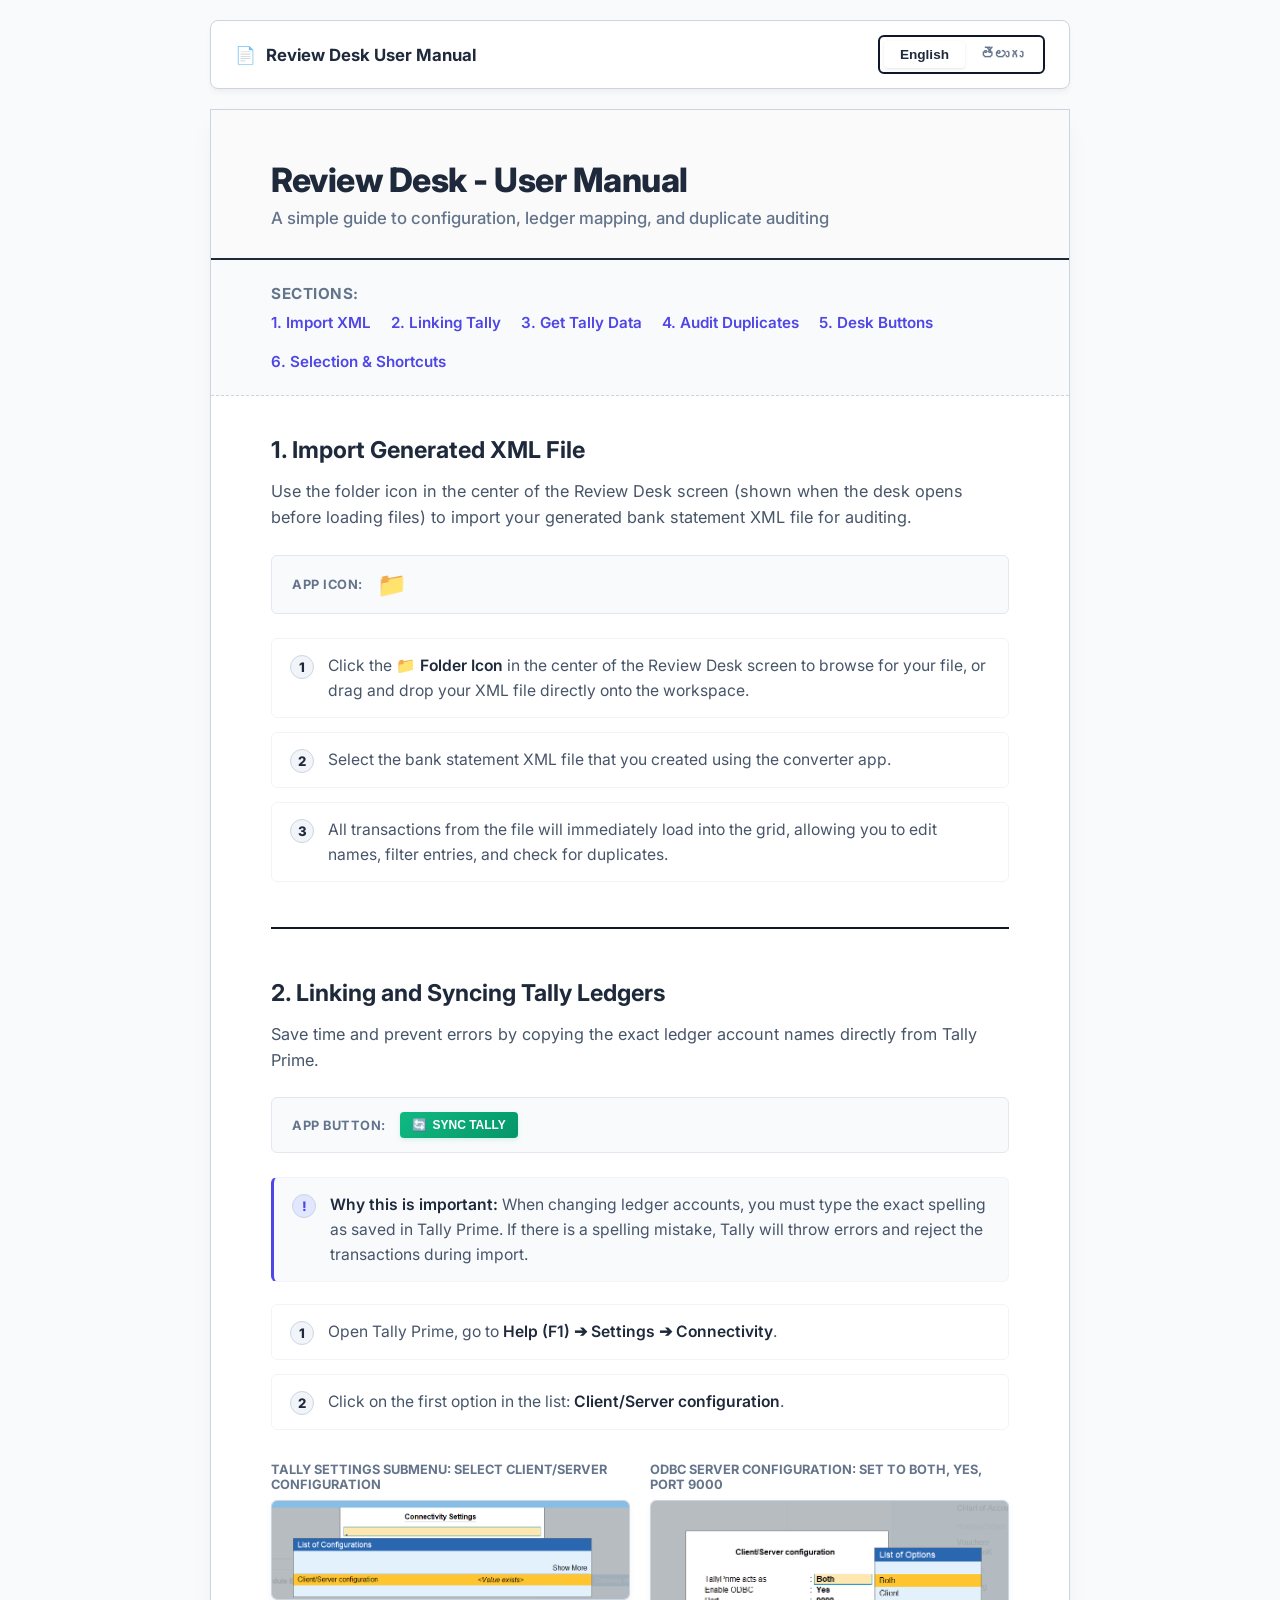
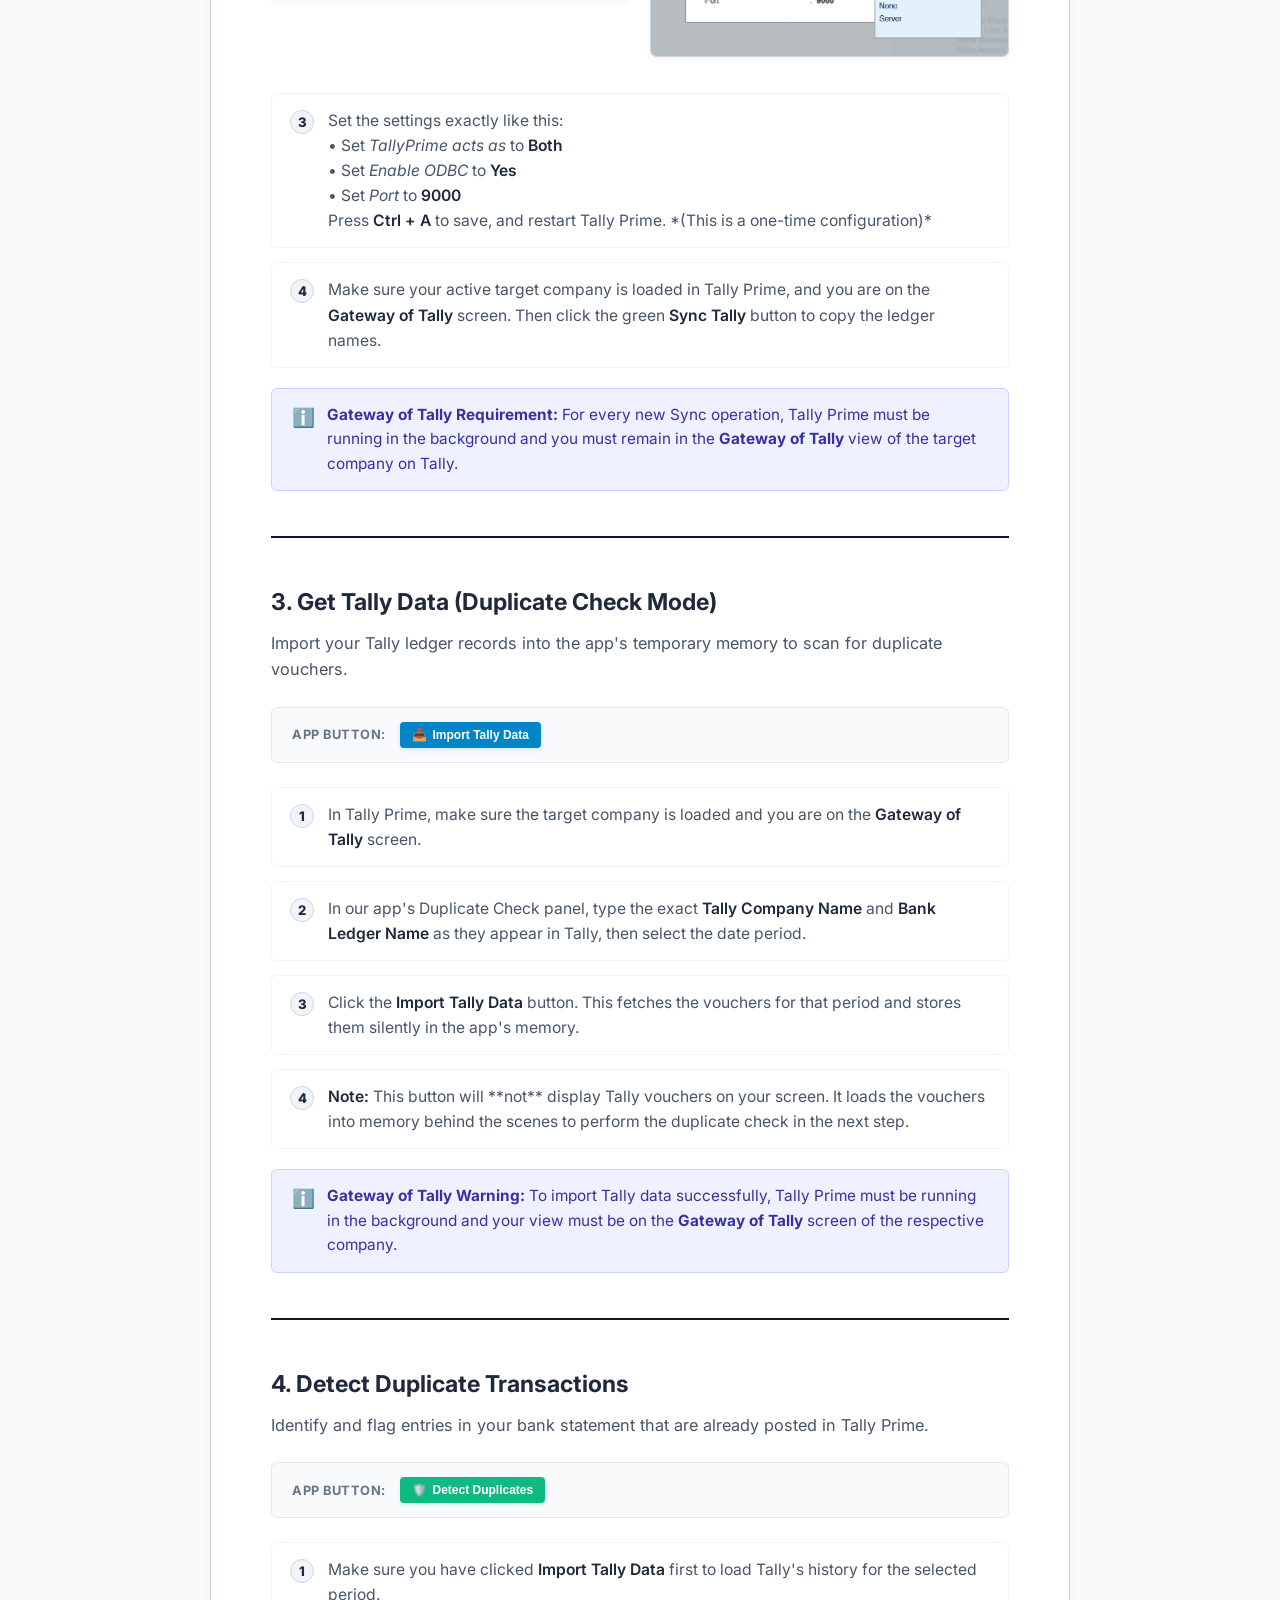
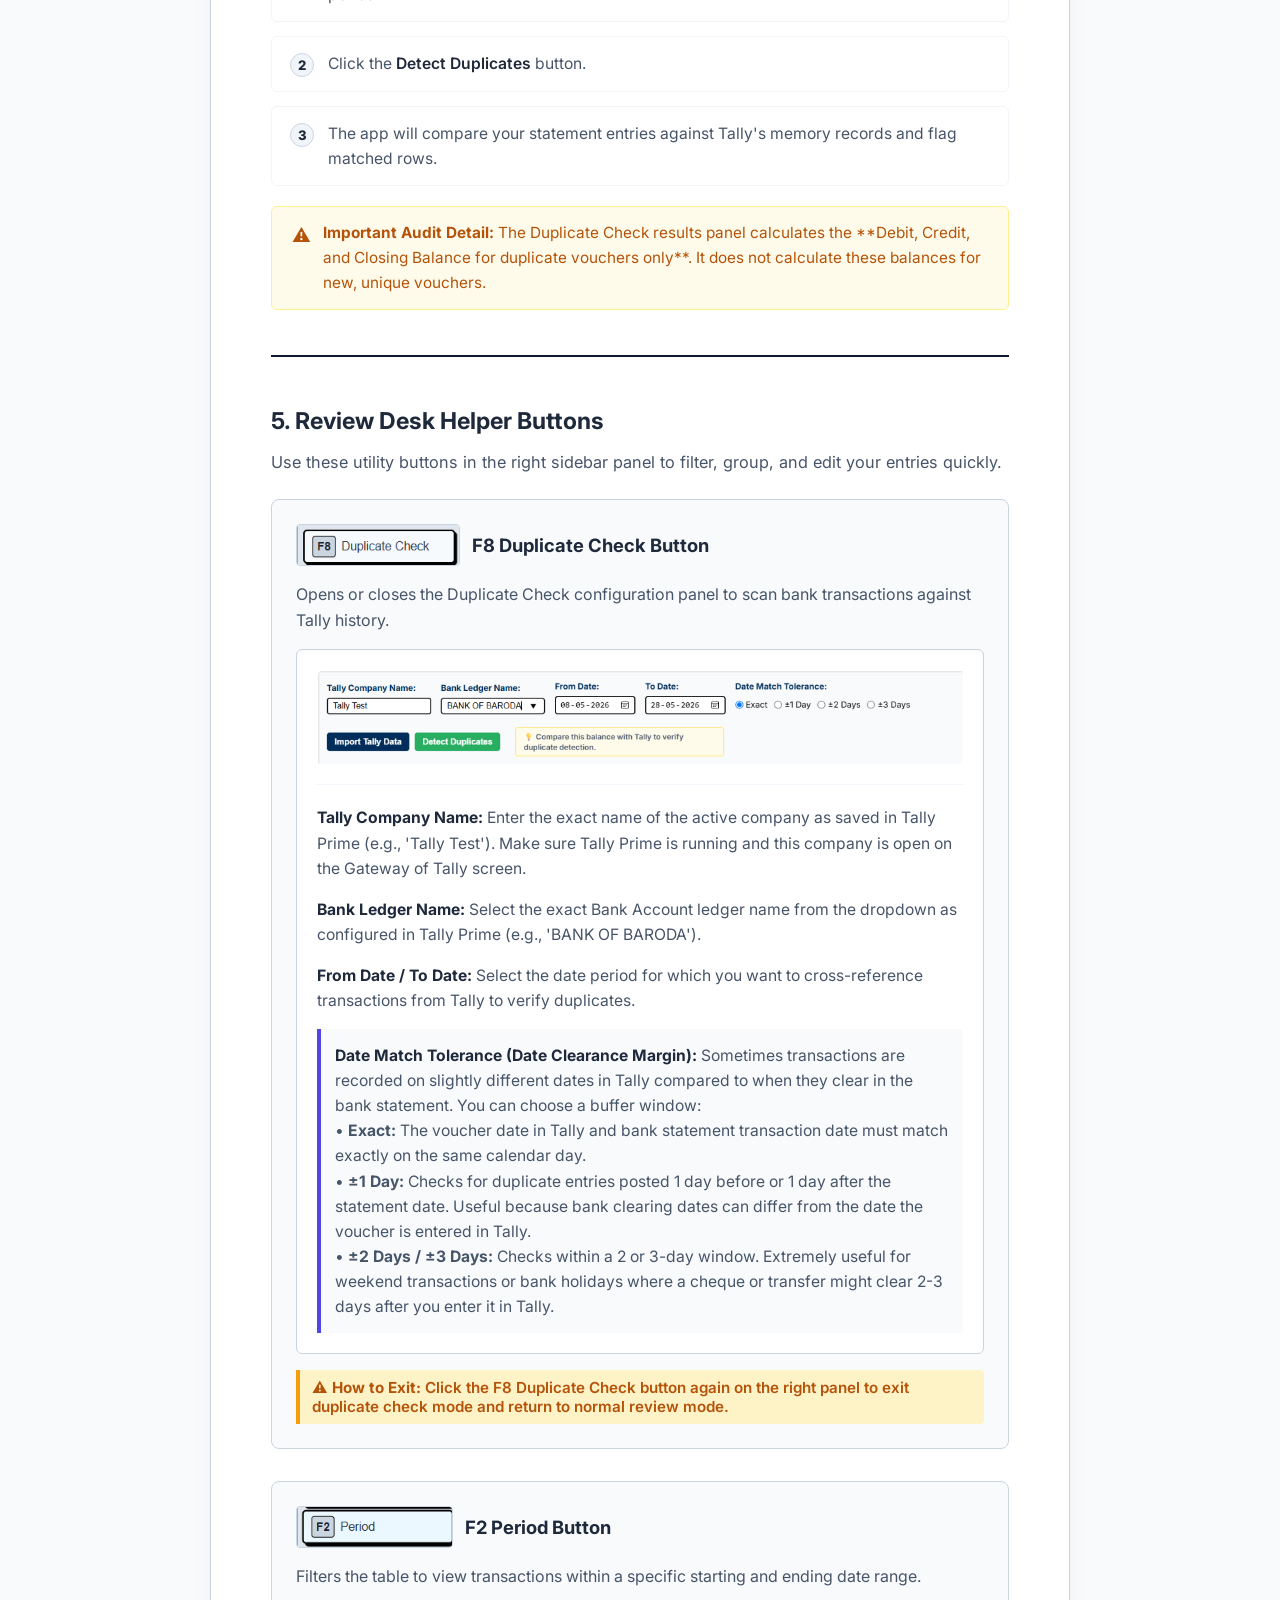
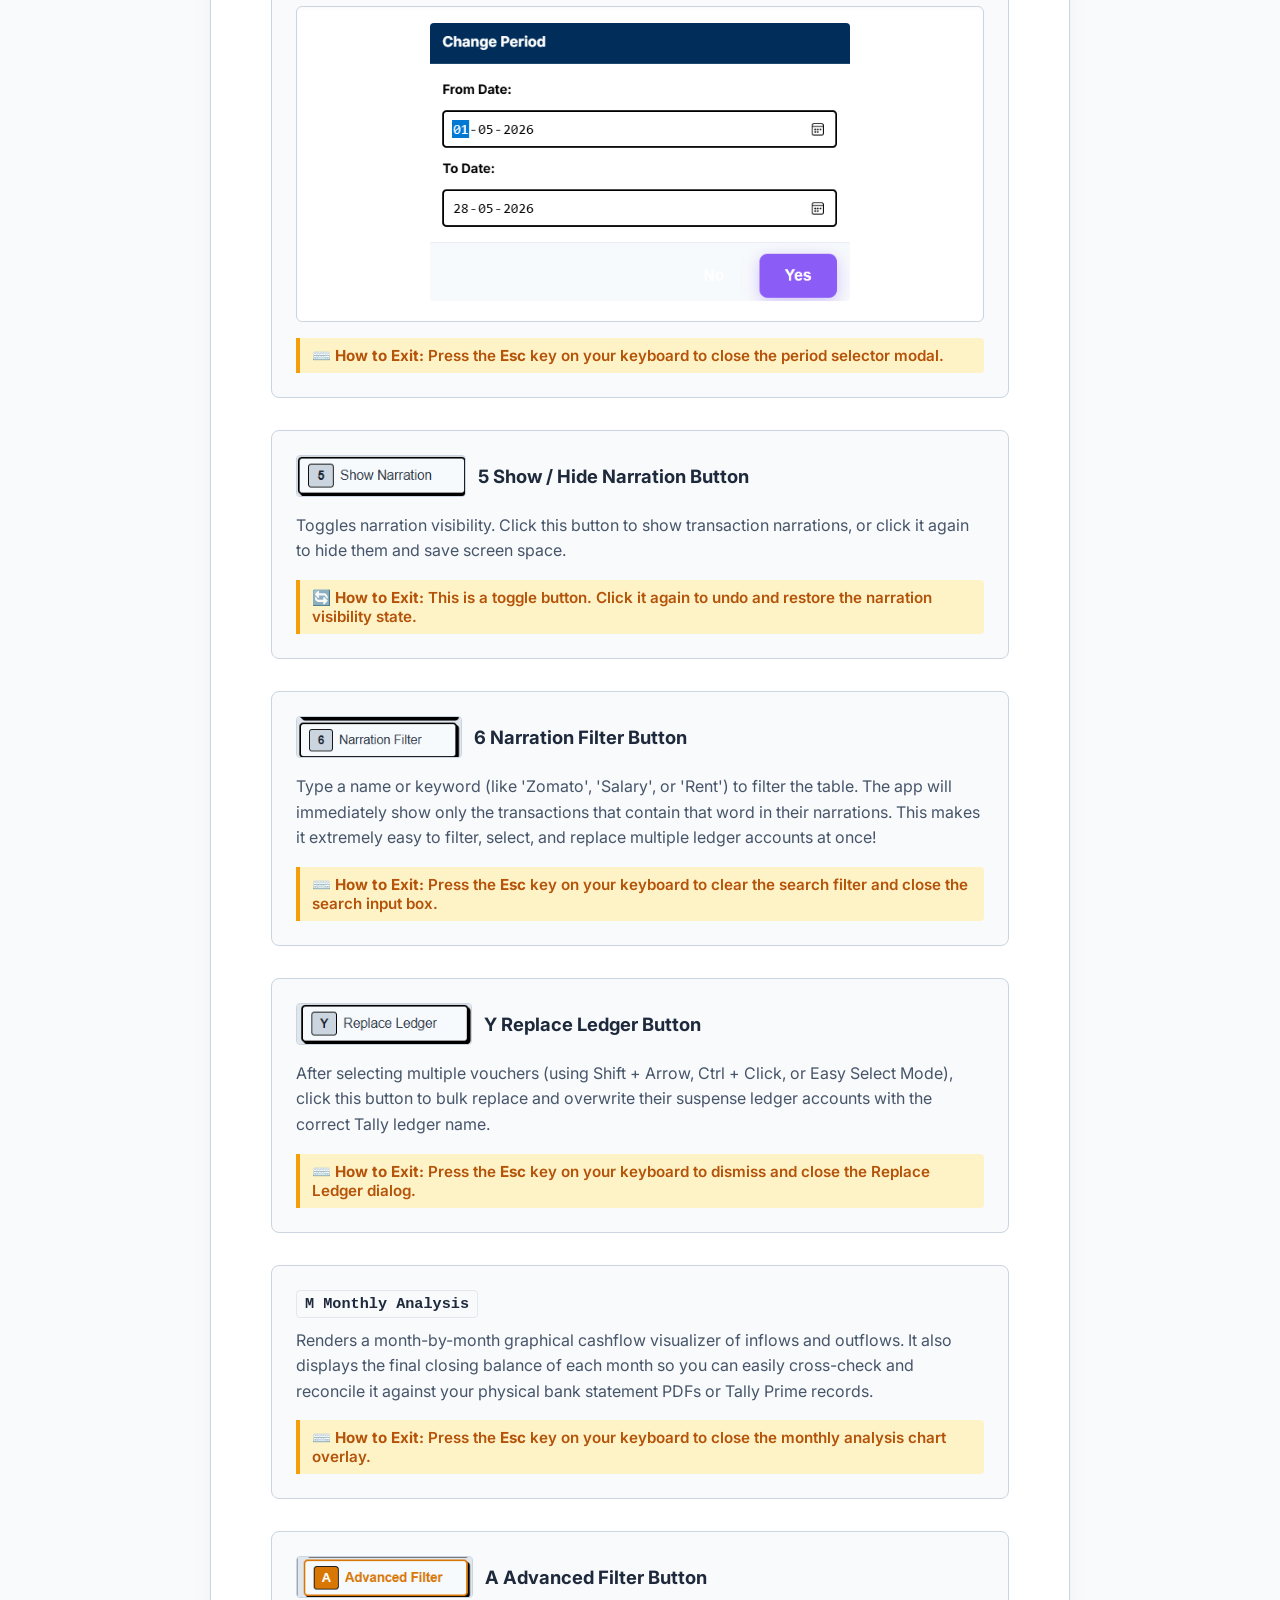
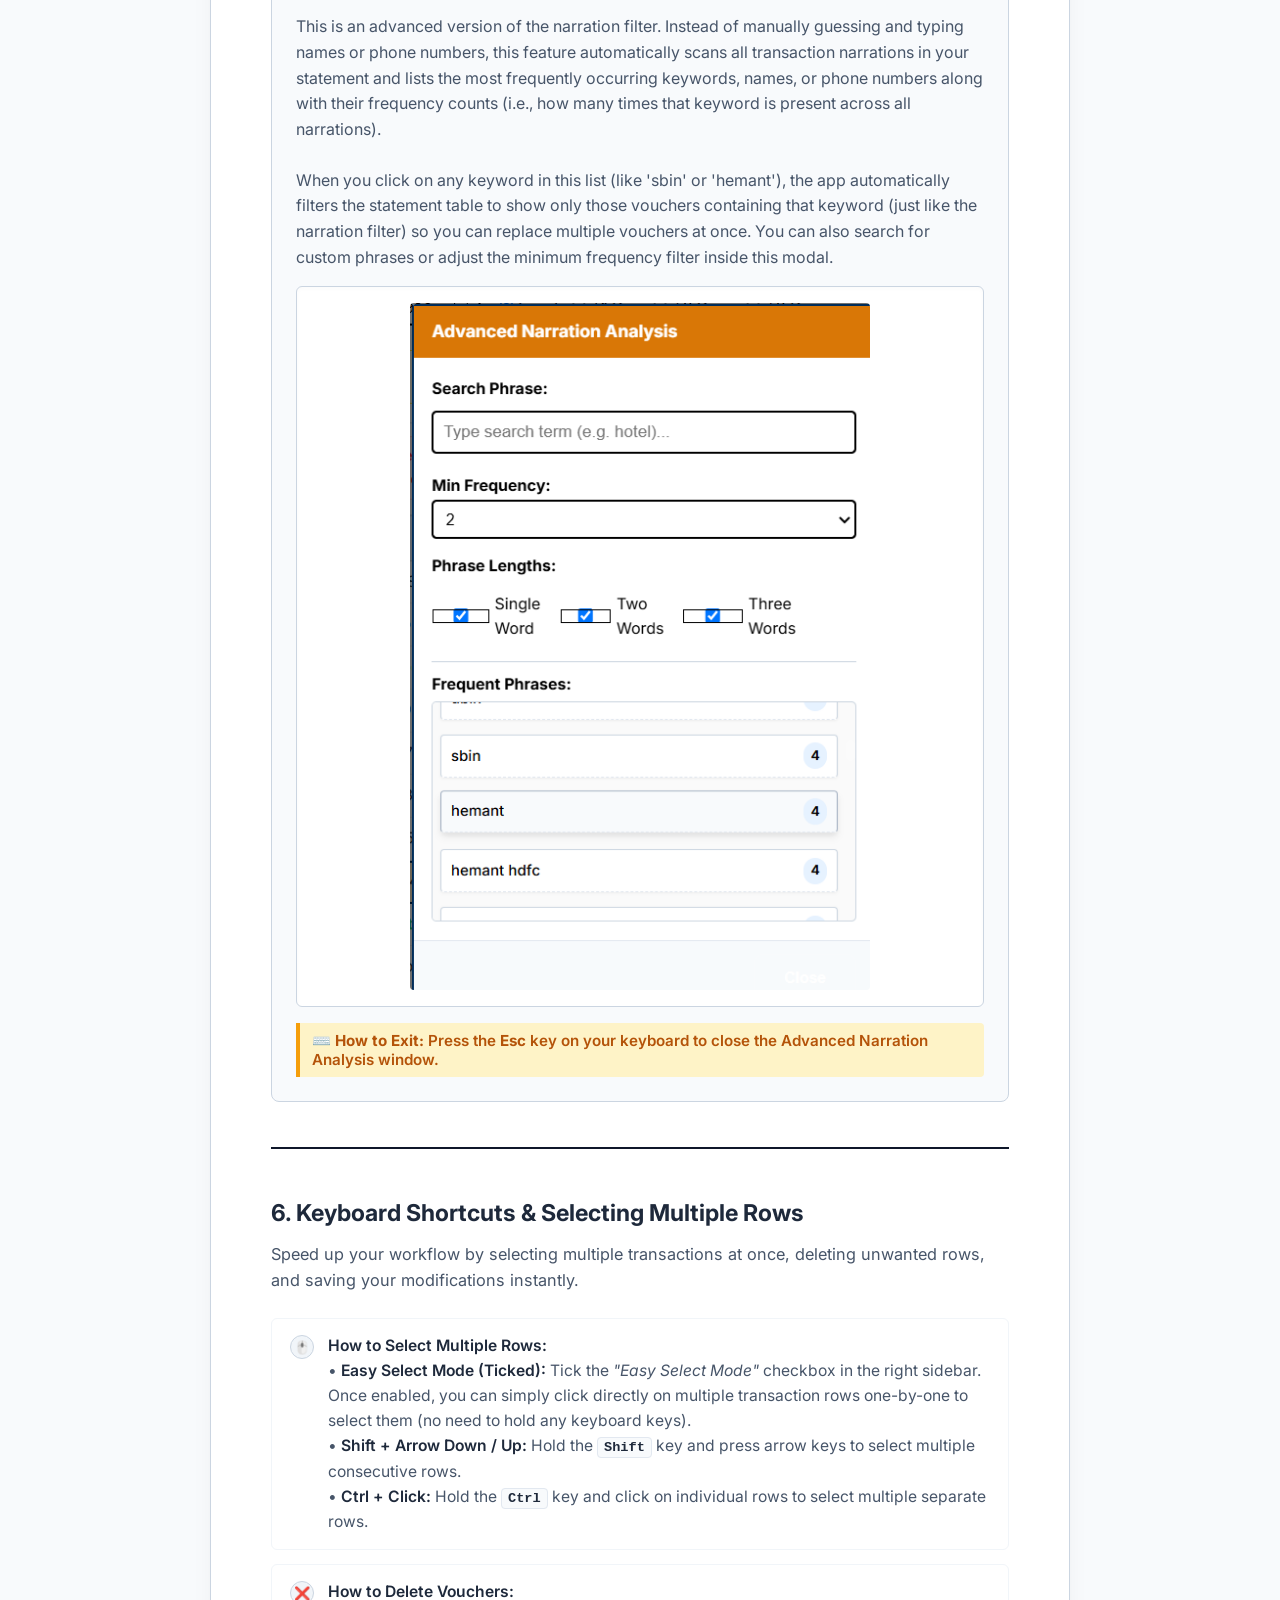
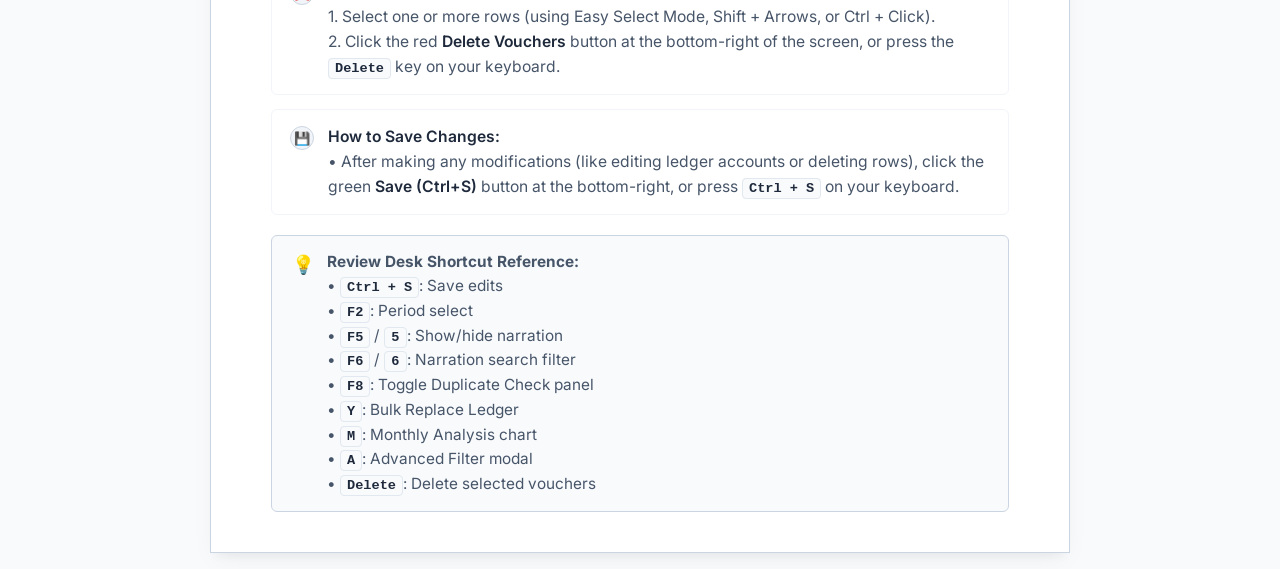
<file: static/help/index.html>
<!DOCTYPE html>
<html lang="en">
<head>
    <meta charset="UTF-8">
    <meta name="viewport" content="width=device-width, initial-scale=1.0">
    <title>Review Desk - User Manual</title>
    <link href="https://fonts.googleapis.com/css2?family=Inter:wght@300;400;500;600;700;800&family=Noto+Sans+Telugu:wght@400;500;600;700&display=swap" rel="stylesheet">
    <style>
        :root {
            --canvas-bg: #f8fafc; /* Soothing soft gray-blue canvas background */
            --paper-bg: #ffffff;
            --text-primary: #1e293b; /* Softer dark slate text */
            --text-secondary: #475569; /* Softer paragraph text */
            --text-muted: #64748b;
            --border-color: #cbd5e1;
            --primary: #4f46e5;
            --primary-bg: #e0e7ff;
            --success: #10b981;
            --success-bg: #d1fae5;
            --info-blue: #0284c7;
            --info-blue-bg: #e0f2fe;
            --warning-bg: #fffbeb; /* Soothing soft amber warning box background */
            --warning-border: #fef08a;
            --warning-text: #b45309; /* Softer amber text */
            --badge-bg: #f8fafc;
            --badge-border: #e2e8f0;
        }

        * {
            box-sizing: border-box;
            margin: 0;
            padding: 0;
        }

        body {
            font-family: 'Inter', 'Noto Sans Telugu', sans-serif;
            background-color: var(--canvas-bg);
            color: var(--text-primary);
            min-height: 100vh;
            display: flex;
            flex-direction: column;
            align-items: center;
            padding: 20px;
            font-size: 1.05rem; /* Increased base font size */
        }

        /* Top Bar - Floating above document */
        .controls-bar {
            width: 100%;
            max-width: 860px; /* Wider canvas */
            background: var(--paper-bg);
            border: 1px solid var(--border-color);
            border-radius: 8px;
            padding: 14px 24px;
            margin-bottom: 20px;
            display: flex;
            justify-content: space-between;
            align-items: center;
            box-shadow: 0 4px 6px -1px rgba(0, 0, 0, 0.05);
        }

        .controls-title {
            font-size: 1.05rem; /* Larger */
            font-weight: 700;
            color: var(--text-primary);
            display: flex;
            align-items: center;
            gap: 10px;
        }

        /* Language Toggle buttons */
        .lang-switch {
            display: flex;
            background: #ffffff;
            padding: 4px;
            border-radius: 6px;
            border: 2px solid #0f172a; /* Solid black box around language toggler */
        }

        .lang-btn {
            background: none;
            border: none;
            color: var(--text-muted);
            padding: 6px 16px;
            font-size: 0.85rem; /* Larger */
            font-weight: 700;
            border-radius: 4px;
            cursor: pointer;
            transition: all 0.2s ease;
        }

        .lang-btn.active {
            background: var(--paper-bg);
            color: var(--text-primary);
            box-shadow: 0 1px 3px rgba(0, 0, 0, 0.1);
        }

        /* PDF Document Layout */
        .pdf-container {
            width: 100%;
            max-width: 860px; /* Wider canvas */
            background: var(--paper-bg);
            border: 1px solid var(--border-color);
            box-shadow: 0 10px 25px -5px rgba(0, 0, 0, 0.05), 0 8px 10px -6px rgba(0, 0, 0, 0.05);
            display: flex;
            flex-direction: column;
        }

        /* Cover Header / Document Title Page */
        .pdf-header {
            padding: 50px 60px 30px 60px;
            border-bottom: 2px solid var(--text-primary);
            background: #fafafb;
        }

        .pdf-header h1 {
            font-size: 2.1rem; /* Larger */
            font-weight: 800;
            color: var(--text-primary);
            letter-spacing: -0.5px;
            line-height: 1.2;
        }

        .pdf-header p {
            font-size: 1.05rem; /* Larger */
            color: var(--text-muted);
            margin-top: 8px;
            font-weight: 500;
        }

        /* Table of Contents / Index */
        .pdf-toc {
            padding: 24px 60px;
            background: #f8fafc;
            border-bottom: 1px dashed var(--border-color);
        }

        .toc-title {
            font-size: 0.95rem; /* Larger */
            font-weight: 700;
            text-transform: uppercase;
            color: var(--text-muted);
            margin-bottom: 10px;
            letter-spacing: 0.5px;
        }

        .toc-list {
            display: flex;
            flex-wrap: wrap;
            gap: 20px;
            list-style: none;
        }

        .toc-list a {
            font-size: 0.95rem; /* Larger */
            color: var(--primary);
            text-decoration: none;
            font-weight: 600;
        }

        .toc-list a:hover {
            text-decoration: underline;
        }

        /* PDF Pages / Sections wrapper */
        .pdf-content {
            padding: 40px 60px;
            display: flex;
            flex-direction: column;
            gap: 50px;
        }

        .pdf-section {
            border-bottom: 2px solid #0f172a; /* Solid black line separator after every section */
            padding-bottom: 45px;
        }

        .pdf-section:last-child {
            border-bottom: none;
            padding-bottom: 0;
        }

        .pdf-section h2 {
            font-size: 1.45rem; /* Larger */
            font-weight: 700;
            color: var(--text-primary);
            margin-bottom: 14px;
            display: flex;
            align-items: center;
            gap: 10px;
        }

        .pdf-section .section-intro {
            font-size: 1.02rem; /* Larger */
            line-height: 1.6;
            color: var(--text-secondary);
            margin-bottom: 24px;
        }

        /* Realistic App Buttons Mocks in Document */
        .mock-btn-box {
            margin: 18px 0 24px 0;
            padding: 14px 20px;
            background: #f8fafc;
            border: 1px solid #e2e8f0;
            border-radius: 6px;
            display: flex;
            align-items: center;
            gap: 14px;
        }

        .mock-lbl {
            font-size: 0.8rem; /* Larger */
            font-weight: 700;
            text-transform: uppercase;
            color: var(--text-muted);
            letter-spacing: 0.5px;
        }

        .mock-folder {
            font-size: 1.5rem; /* Larger */
            display: inline-flex;
            align-items: center;
            justify-content: center;
        }

        .mock-sync {
            background: linear-gradient(135deg, #10b981 0%, #059669 100%);
            color: #ffffff;
            font-size: 12px; /* Larger */
            font-weight: 700;
            text-transform: uppercase;
            padding: 6px 12px;
            border-radius: 4px;
            border: none;
            box-shadow: 0 2px 4px rgba(16, 185, 129, 0.15);
            display: inline-flex;
            align-items: center;
            gap: 6px;
            pointer-events: none;
        }

        .mock-import {
            background: #0284c7;
            color: #ffffff;
            font-size: 12px; /* Larger */
            font-weight: 700;
            padding: 6px 12px;
            border-radius: 4px;
            border: none;
            box-shadow: 0 2px 4px rgba(2, 132, 199, 0.15);
            display: inline-flex;
            align-items: center;
            gap: 6px;
            pointer-events: none;
        }

        /* Step List Formats */
        .pdf-steps {
            display: flex;
            flex-direction: column;
            gap: 14px;
        }

        .pdf-step-row {
            background: #ffffff;
            border: 1px solid #f1f5f9;
            padding: 14px 18px;
            border-radius: 6px;
            display: flex;
            gap: 14px;
            align-items: flex-start;
        }

        .pdf-step-num {
            background: #f1f5f9;
            color: var(--text-primary);
            width: 24px; /* Larger */
            height: 24px; /* Larger */
            border-radius: 50%;
            display: flex;
            align-items: center;
            justify-content: center;
            font-size: 0.82rem; /* Larger */
            font-weight: 800;
            flex-shrink: 0;
            margin-top: 2px;
            border: 1px solid var(--border-color);
        }

        .pdf-step-text {
            font-size: 0.98rem; /* Larger font size */
            line-height: 1.6;
            color: var(--text-secondary);
        }

        .pdf-step-text strong {
            color: var(--text-primary);
            font-weight: 600;
        }

        /* Alert Warning Callouts */
        .pdf-callout {
            background: var(--warning-bg);
            border: 1px solid var(--warning-border);
            padding: 14px 20px;
            border-radius: 6px;
            font-size: 0.96rem; /* Larger font size */
            line-height: 1.6;
            margin-top: 20px;
            display: flex;
            gap: 12px;
            color: var(--warning-text);
        }

        .callout-icon {
            font-size: 1.15rem; /* Larger */
            flex-shrink: 0;
        }

        .pdf-badge {
            background: var(--badge-bg);
            color: var(--text-primary);
            padding: 2px 6px;
            border-radius: 4px;
            font-size: 0.85rem; /* Larger */
            font-weight: bold;
            font-family: monospace;
            border: 1px solid var(--badge-border);
        }

        /* Highlight helper note styles */
        .esc-highlight {
            background-color: #fef3c7; 
            border-left: 4px solid #f59e0b; 
            padding: 8px 12px; 
            border-radius: 0 4px 4px 0; 
            font-size: 0.95rem; 
            font-weight: 600; 
            margin-top: 10px; 
            color: #b45309;
        }
    </style>
</head>
<body>

    <!-- Top Floating Controls -->
    <div class="controls-bar">
        <div class="controls-title">
            📄 <span id="ctrl-title">Review Desk User Manual</span>
        </div>
        
        <!-- Language Switcher -->
        <div class="lang-switch">
            <button class="lang-btn active" onclick="switchLanguage('en')">English</button>
            <button class="lang-btn" onclick="switchLanguage('te')">తెలుగు</button>
        </div>
    </div>

    <!-- PDF Document container -->
    <div class="pdf-container">
        
        <!-- Page Title Header -->
        <div class="pdf-header">
            <h1 id="doc-title">Review Desk - User Manual</h1>
            <p id="doc-subtitle">A simple guide to configuration, ledger mapping, and duplicate auditing</p>
        </div>

        <!-- Table of Contents Index -->
        <div class="pdf-toc">
            <div class="toc-title" id="toc-lbl">Sections:</div>
            <div class="toc-list">
                <a href="#xml-sec" id="toc-s1">1. Import XML</a>
                <a href="#sync-sec" id="toc-s2">2. Linking Tally</a>
                <a href="#get-sec" id="toc-s3">3. Get Tally Data</a>
                <a href="#dup-sec" id="toc-s4">4. Audit Duplicates</a>
                <a href="#desk-sec" id="toc-s5">5. Desk Buttons</a>
                <a href="#short-sec" id="toc-s6">6. Selection & Shortcuts</a>
            </div>
        </div>

        <!-- Document Content -->
        <div class="pdf-content">

            <!-- Section 1: Import XML -->
            <div class="pdf-section" id="xml-sec">
                <h2 id="xml-h">1. Import Generated XML File</h2>
                <p class="section-intro" id="xml-intro">Use the folder icon in the center of the Review Desk screen (shown when the desk opens before loading files) to import your generated bank statement XML file for auditing.</p>
                
                <div class="mock-btn-box">
                    <span class="mock-lbl" id="mock-lbl-0">App Icon:</span>
                    <span class="mock-folder">📁</span>
                </div>

                <div class="pdf-steps">
                    <div class="pdf-step-row">
                        <div class="pdf-step-num">1</div>
                        <div class="pdf-step-text" id="xml-s1">Click the <strong>📁 Folder Icon</strong> in the center of the Review Desk screen to browse for your file, or drag and drop your XML file directly onto the workspace.</div>
                    </div>
                    <div class="pdf-step-row">
                        <div class="pdf-step-num">2</div>
                        <div class="pdf-step-text" id="xml-s2">Select the bank statement XML file that you created using the converter app.</div>
                    </div>
                    <div class="pdf-step-row">
                        <div class="pdf-step-num">3</div>
                        <div class="pdf-step-text" id="xml-s3">All transactions from the file will immediately load into the grid, allowing you to edit names, filter entries, and check for duplicates.</div>
                    </div>
                </div>
            </div>

            <!-- Section 2: Sync Tally -->
            <div class="pdf-section" id="sync-sec">
                <h2 id="sync-h">2. Linking and Syncing Tally Ledgers</h2>
                <p class="section-intro" id="sync-intro">Save time and prevent errors by copying the exact ledger account names directly from Tally Prime.</p>
                
                <div class="mock-btn-box">
                    <span class="mock-lbl" id="mock-lbl-1">App Button:</span>
                    <button class="mock-sync">
                        🔄 <span id="mock-sync-txt">Sync Tally</span>
                    </button>
                </div>

                <div class="pdf-steps">
                    <div class="pdf-step-row" style="background-color: #f8fafc; border-left: 3px solid var(--primary); margin-bottom: 8px;">
                        <div class="pdf-step-num" style="background: var(--primary-bg); color: var(--primary);">!</div>
                        <div class="pdf-step-text" id="sync-s1"><strong>Why this is important:</strong> When changing ledger accounts, you must type the exact spelling as saved in Tally Prime. If there is a spelling mistake, Tally will throw errors and reject the transactions during import.</div>
                    </div>
                    
                    <div class="pdf-step-row">
                        <div class="pdf-step-num">1</div>
                        <div class="pdf-step-text" id="sync-s2">Open Tally Prime, go to <strong>Help (F1) ➔ Settings ➔ Connectivity</strong>.</div>
                    </div>
                    
                    <div class="pdf-step-row">
                        <div class="pdf-step-num">2</div>
                        <div class="pdf-step-text" id="sync-s3">Click on the first option in the list: <strong>Client/Server configuration</strong>.</div>
                    </div>

                    <!-- Visual screenshots for Tally Prime configuration placed between Step 2 and Step 3 -->
                    <div style="margin: 18px 0; display: flex; gap: 20px; flex-wrap: wrap; width: 100%;">
                        <div style="flex: 1; min-width: 300px;">
                            <p style="font-size: 0.8rem; font-weight: 700; text-transform: uppercase; color: var(--text-muted); margin-bottom: 8px;" id="lbl-img-1">Tally Settings Submenu: Select Client/Server Configuration</p>
                            <img src="media__1785257136122.png" style="width: 100%; border: 1px solid var(--border-color); border-radius: 6px; box-shadow: 0 2px 6px rgba(0,0,0,0.05);" alt="Tally Connectivity Settings List">
                        </div>
                        <div style="flex: 1; min-width: 300px;">
                            <p style="font-size: 0.8rem; font-weight: 700; text-transform: uppercase; color: var(--text-muted); margin-bottom: 8px;" id="lbl-img-2">ODBC Server Configuration: Set to Both, Yes, Port 9000</p>
                            <img src="media__1785257153846.png" style="width: 100%; border: 1px solid var(--border-color); border-radius: 6px; box-shadow: 0 2px 6px rgba(0,0,0,0.05);" alt="Tally ODBC port configuration">
                        </div>
                    </div>
                    
                    <div class="pdf-step-row">
                        <div class="pdf-step-num">3</div>
                        <div class="pdf-step-text" id="sync-s4">Set the settings exactly like this:
                            <br>• Set <em>TallyPrime acts as</em> to <strong>Both</strong>
                            <br>• Set <em>Enable ODBC</em> to <strong>Yes</strong>
                            <br>• Set <em>Port</em> to <strong>9000</strong>
                            <br>Press <strong>Ctrl + A</strong> to save, and restart Tally Prime. *(This is a one-time configuration)*
                        </div>
                    </div>
                    
                    <div class="pdf-step-row">
                        <div class="pdf-step-num">4</div>
                        <div class="pdf-step-text" id="sync-s5">Make sure your active target company is loaded in Tally Prime, and you are on the <strong>Gateway of Tally</strong> screen. Then click the green <strong>Sync Tally</strong> button to copy the ledger names.</div>
                    </div>
                </div>

                <div class="pdf-callout" style="background: #eef2ff; border-color: #c7d2fe; color: #3730a3;">
                    <span class="callout-icon">ℹ️</span>
                    <div class="alert-text">
                        <span id="sync-note"><strong>Gateway of Tally Requirement:</strong> For every new Sync operation, Tally Prime must be running in the background and you must remain in the <strong>Gateway of Tally</strong> view of the target company on Tally.</span>
                    </div>
                </div>
            </div>

            <!-- Section 3: Get Tally Data -->
            <div class="pdf-section" id="get-sec">
                <h2 id="get-h">3. Get Tally Data (Duplicate Check Mode)</h2>
                <p class="section-intro" id="get-intro">Import your Tally ledger records into the app's temporary memory to scan for duplicate vouchers.</p>
                
                <div class="mock-btn-box">
                    <span class="mock-lbl" id="mock-lbl-2">App Button:</span>
                    <button class="mock-import">
                        📥 <span id="mock-import-txt">Import Tally Data</span>
                    </button>
                </div>

                <div class="pdf-steps">
                    <div class="pdf-step-row">
                        <div class="pdf-step-num">1</div>
                        <div class="pdf-step-text" id="get-s1">In Tally Prime, make sure the target company is loaded and you are on the <strong>Gateway of Tally</strong> screen.</div>
                    </div>
                    <div class="pdf-step-row">
                        <div class="pdf-step-num">2</div>
                        <div class="pdf-step-text" id="get-s2">In our app's Duplicate Check panel, type the exact <strong>Tally Company Name</strong> and <strong>Bank Ledger Name</strong> as they appear in Tally, then select the date period.</div>
                    </div>
                    <div class="pdf-step-row">
                        <div class="pdf-step-num">3</div>
                        <div class="pdf-step-text" id="get-s3">Click the <strong>Import Tally Data</strong> button. This fetches the vouchers for that period and stores them silently in the app's memory.</div>
                    </div>
                    <div class="pdf-step-row">
                        <div class="pdf-step-num">4</div>
                        <div class="pdf-step-text" id="get-s4"><strong>Note:</strong> This button will **not** display Tally vouchers on your screen. It loads the vouchers into memory behind the scenes to perform the duplicate check in the next step.</div>
                    </div>
                </div>

                <div class="pdf-callout" style="background: #eef2ff; border-color: #c7d2fe; color: #3730a3;">
                    <span class="callout-icon">ℹ️</span>
                    <div class="alert-text">
                        <span id="get-note"><strong>Gateway of Tally Warning:</strong> To import Tally data successfully, Tally Prime must be running in the background and your view must be on the <strong>Gateway of Tally</strong> screen of the respective company.</span>
                    </div>
                </div>
            </div>

            <!-- Section 4: Audit Duplicates -->
            <div class="pdf-section" id="dup-sec">
                <h2 id="dup-h">4. Detect Duplicate Transactions</h2>
                <p class="section-intro" id="dup-intro">Identify and flag entries in your bank statement that are already posted in Tally Prime.</p>
                
                <div class="mock-btn-box">
                    <span class="mock-lbl" id="mock-lbl-3">App Button:</span>
                    <button style="background:#10b981; color:white; font-size:12px; font-weight:700; padding:6px 12px; border-radius:4px; border:none; box-shadow:0 2px 4px rgba(16,185,129,0.15); display:inline-flex; align-items:center; gap:6px; pointer-events:none;">
                        🛡️ <span id="mock-dup-txt">Detect Duplicates</span>
                    </button>
                </div>

                <div class="pdf-steps">
                    <div class="pdf-step-row">
                        <div class="pdf-step-num">1</div>
                        <div class="pdf-step-text" id="dup-s1">Make sure you have clicked <strong>Import Tally Data</strong> first to load Tally's history for the selected period.</div>
                    </div>
                    <div class="pdf-step-row">
                        <div class="pdf-step-num">2</div>
                        <div class="pdf-step-text" id="dup-s2">Click the <strong>Detect Duplicates</strong> button.</div>
                    </div>
                    <div class="pdf-step-row">
                        <div class="pdf-step-num">3</div>
                        <div class="pdf-step-text" id="dup-s3">The app will compare your statement entries against Tally's memory records and flag matched rows.</div>
                    </div>
                </div>

                <div class="pdf-callout">
                    <span class="callout-icon">⚠️</span>
                    <div class="alert-text">
                        <span id="dup-note"><strong>Important Audit Detail:</strong> The Duplicate Check results panel calculates the **Debit, Credit, and Closing Balance for duplicate vouchers only**. It does not calculate these balances for new, unique vouchers.</span>
                    </div>
                </div>
            </div>

            <!-- Section 5: Desk Buttons -->
            <div class="pdf-section" id="desk-sec">
                <h2 id="desk-h">5. Review Desk Helper Buttons</h2>
                <p class="section-intro" id="desk-intro">Use these utility buttons in the right sidebar panel to filter, group, and edit your entries quickly.</p>
                
                <div style="display: flex; flex-direction: column; gap: 32px;">
                    
                    <!-- F8 Duplicate Check -->
                    <div style="background: #f8fafc; border: 1px solid #cbd5e1; border-radius: 8px; padding: 24px;">
                        <div style="display: flex; align-items: center; gap: 12px; margin-bottom: 16px;">
                            <img src="media__1785258287824.png" style="height: 42px; border: 1px solid #cbd5e1; border-radius: 4px;" alt="F8 Button">
                            <span style="font-weight: 700; font-size: 1.15rem;" id="lbl-f8-title">F8 Duplicate Check Button</span>
                        </div>
                        <p style="font-size: 1rem; line-height: 1.6; color: var(--text-secondary); margin-bottom: 16px;" id="cat-d0">
                            Opens or closes the Duplicate Check configuration panel to scan bank transactions against Tally history.
                        </p>
                        
                        <!-- Detailed Explanation of Fields -->
                        <div style="background: #ffffff; border: 1px solid #cbd5e1; padding: 20px; border-radius: 6px; box-shadow: inset 0 2px 4px rgba(0,0,0,0.02); margin-bottom: 16px;">
                            <img src="media__1785258603611.png" style="width: 100%; max-width: 740px; border-radius: 4px; display: block; margin: 0 auto 20px auto;" alt="Tally Duplicate Check Settings Input Form">
                            
                            <div style="display: flex; flex-direction: column; gap: 16px; text-align: left; border-top: 1px solid #f1f5f9; padding-top: 20px;">
                                <div style="font-size: 0.98rem; line-height: 1.6; color: var(--text-secondary);">
                                    <strong style="color: var(--text-primary);" id="fld-lbl-1">Tally Company Name:</strong> 
                                    <span id="fld-desc-1">Enter the exact name of the active company as saved in Tally Prime (e.g., "Tally Test"). Make sure Tally Prime is running and this company is open on the Gateway of Tally screen.</span>
                                </div>
                                <div style="font-size: 0.98rem; line-height: 1.6; color: var(--text-secondary);">
                                    <strong style="color: var(--text-primary);" id="fld-lbl-2">Bank Ledger Name:</strong> 
                                    <span id="fld-desc-2">Select the exact Bank Account ledger name from the dropdown as it is configured in Tally Prime (e.g., "BANK OF BARODA").</span>
                                </div>
                                <div style="font-size: 0.98rem; line-height: 1.6; color: var(--text-secondary);">
                                    <strong style="color: var(--text-primary);" id="fld-lbl-3">From Date / To Date:</strong> 
                                    <span id="fld-desc-3">Select the date period for which you want to cross-reference transactions from Tally to verify duplicates.</span>
                                </div>
                                <div style="font-size: 0.98rem; line-height: 1.6; color: var(--text-secondary); background: #f8fafc; padding: 14px; border-left: 4px solid var(--primary); border-radius: 0 4px 4px 0;">
                                    <strong style="color: var(--text-primary);" id="fld-lbl-4">Date Match Tolerance (తేదీ సరిపోలిక మార్జిన్):</strong> 
                                    <span id="fld-desc-4">
                                        Sometimes transactions are recorded on slightly different dates in Tally compared to when they clear in the bank statement. You can choose a buffer window:
                                        <br>• <strong>Exact:</strong> The voucher date in Tally and bank statement transaction date must match exactly on the same calendar day.
                                        <br>• <strong>±1 Day:</strong> Checks for duplicate entries posted 1 day before or 1 day after the statement date.
                                        <br>• <strong>±2 Days / ±3 Days:</strong> Checks within a 2 or 3-day window. Extremely useful for weekend transactions or bank holidays where clearance takes a few extra days.
                                    </span>
                                </div>
                            </div>
                        </div>
                        
                        <!-- Escape / Toggle Closing Note -->
                        <div class="esc-highlight" id="esc-f8">
                            ⚠️ <strong>How to Exit:</strong> Click the F8 Duplicate Check button again on the right panel to exit duplicate check mode and return to normal review mode.
                        </div>
                    </div>

                    <!-- F2 Period -->
                    <div style="background: #f8fafc; border: 1px solid #cbd5e1; border-radius: 8px; padding: 24px;">
                        <div style="display: flex; align-items: center; gap: 12px; margin-bottom: 16px;">
                            <img src="media__1785258299247.png" style="height: 42px; border: 1px solid #cbd5e1; border-radius: 4px;" alt="F2 Button">
                            <span style="font-weight: 700; font-size: 1.15rem;" id="lbl-f2-title">F2 Period Button</span>
                        </div>
                        <p style="font-size: 1rem; line-height: 1.6; color: var(--text-secondary); margin-bottom: 16px;" id="cat-d1">
                            Filters the table to view transactions within a specific starting and ending date range.
                        </p>
                        <div style="background: #ffffff; border: 1px solid #cbd5e1; padding: 16px; border-radius: 6px; text-align: center; box-shadow: inset 0 2px 4px rgba(0,0,0,0.02); margin-bottom: 16px;">
                            <img src="media__1785258308411.png" style="width: 100%; max-width: 420px; border-radius: 4px;" alt="Change Period Modal Dialog">
                        </div>
                        
                        <!-- Escape / Toggle Closing Note -->
                        <div class="esc-highlight" id="esc-f2">
                            ⌨️ <strong>How to Exit:</strong> Press the <strong>Esc</strong> key on your keyboard to close the period selector modal.
                        </div>
                    </div>

                    <!-- 5 Show / Hide Narration -->
                    <div style="background: #f8fafc; border: 1px solid #cbd5e1; border-radius: 8px; padding: 24px;">
                        <div style="display: flex; align-items: center; gap: 12px; margin-bottom: 16px;">
                            <img src="media__1785258997233.png" style="height: 42px; border: 1px solid #cbd5e1; border-radius: 4px;" alt="5 Button">
                            <span style="font-weight: 700; font-size: 1.15rem;" id="lbl-narr-title">5 Show / Hide Narration Button</span>
                        </div>
                        <p style="font-size: 1rem; line-height: 1.6; color: var(--text-secondary); margin-bottom: 16px;" id="cat-d2">
                            Toggles narration visibility. Click this button to show transaction narrations, or click it again to hide them and save screen space.
                        </p>
                        
                        <!-- Escape / Toggle Closing Note -->
                        <div class="esc-highlight" id="esc-narr">
                            🔄 <strong>How to Exit:</strong> This is a toggle button. Click it again to undo and restore the narration visibility state.
                        </div>
                    </div>

                    <!-- 6 Narration Filter -->
                    <div style="background: #f8fafc; border: 1px solid #cbd5e1; border-radius: 8px; padding: 24px;">
                        <div style="display: flex; align-items: center; gap: 12px; margin-bottom: 16px;">
                            <img src="media__1785259017486.png" style="height: 42px; border: 1px solid #cbd5e1; border-radius: 4px;" alt="6 Button">
                            <span style="font-weight: 700; font-size: 1.15rem;" id="lbl-narr-filter-title">6 Narration Filter Button</span>
                        </div>
                        <p style="font-size: 1rem; line-height: 1.6; color: var(--text-secondary); margin-bottom: 16px;" id="cat-d3">
                            Type a name or keyword (like "Zomato", "Salary", or "Rent") to filter the table. The app will immediately show only the transactions that contain that word in their narrations. This makes it extremely easy to filter, select, and replace multiple ledger accounts at once!
                        </p>
                        
                        <!-- Escape / Toggle Closing Note -->
                        <div class="esc-highlight" id="esc-narr-filt">
                            ⌨️ <strong>How to Exit:</strong> Press the <strong>Esc</strong> key on your keyboard to clear the search filter and close the search input box.
                        </div>
                    </div>

                    <!-- Y Replace Ledger -->
                    <div style="background: #f8fafc; border: 1px solid #cbd5e1; border-radius: 8px; padding: 24px;">
                        <div style="display: flex; align-items: center; gap: 12px; margin-bottom: 16px;">
                            <img src="media__1785259080643.png" style="height: 42px; border: 1px solid #cbd5e1; border-radius: 4px;" alt="Y Button">
                            <span style="font-weight: 700; font-size: 1.15rem;" id="lbl-replace-title">Y Replace Ledger Button</span>
                        </div>
                        <p style="font-size: 1rem; line-height: 1.6; color: var(--text-secondary); margin-bottom: 16px;" id="cat-d4">
                            After selecting multiple vouchers (using Shift + Arrow, Ctrl + Click, or Easy Select Mode), click this button to bulk replace and overwrite their suspense ledger accounts with the correct Tally ledger name.
                        </p>
                        
                        <!-- Escape / Toggle Closing Note -->
                        <div class="esc-highlight" id="esc-replace">
                            ⌨️ <strong>How to Exit:</strong> Press the <strong>Esc</strong> key on your keyboard to dismiss and close the Replace Ledger dialog.
                        </div>
                    </div>

                    <!-- M Monthly Analysis -->
                    <div style="background: #f8fafc; border: 1px solid #cbd5e1; border-radius: 8px; padding: 24px;">
                        <div style="font-weight: 700; font-size: 1.15rem; margin-bottom: 10px; display: flex; align-items: center; gap: 10px;">
                            <span class="pdf-badge" style="font-size: 0.95rem; padding: 4px 8px;">M Monthly Analysis</span>
                        </div>
                        <p style="font-size: 1rem; line-height: 1.6; color: var(--text-secondary); margin-bottom: 16px;" id="cat-d5">
                            Renders a month-by-month graphical cashflow visualizer of inflows and outflows. It also displays the final closing balance of each month so you can easily cross-check and reconcile it against your physical bank statement PDFs or Tally Prime records.
                        </p>
                        
                        <!-- Escape / Toggle Closing Note -->
                        <div class="esc-highlight" id="esc-monthly">
                            ⌨️ <strong>How to Exit:</strong> Press the <strong>Esc</strong> key on your keyboard to close the monthly analysis chart overlay.
                        </div>
                    </div>

                    <!-- A Advanced Filter -->
                    <div style="background: #f8fafc; border: 1px solid #cbd5e1; border-radius: 8px; padding: 24px;">
                        <div style="display: flex; align-items: center; gap: 12px; margin-bottom: 16px;">
                            <img src="media__1785259544502.png" style="height: 42px; border: 1px solid #cbd5e1; border-radius: 4px;" alt="A Button">
                            <span style="font-weight: 700; font-size: 1.15rem;" id="lbl-adv-title">A Advanced Filter Button</span>
                        </div>
                        <p style="font-size: 1rem; line-height: 1.6; color: var(--text-secondary); margin-bottom: 16px;" id="cat-d6">
                            This is an advanced version of the narration filter. Instead of manually guessing and typing names or phone numbers, this feature automatically scans all transaction narrations in your statement and lists the most frequently occurring keywords, names, or phone numbers along with their frequency counts (i.e., how many times that keyword is present across all narrations).
                            <br><br>
                            When you click on any keyword in this list (like "sbin" or "hemant"), the app automatically filters the statement table to show only those vouchers containing that keyword (just like the narration filter) so you can replace multiple vouchers at once. You can also search for custom phrases or adjust the minimum frequency filter inside this modal.
                        </p>
                        <div style="background: #ffffff; border: 1px solid #cbd5e1; padding: 16px; border-radius: 6px; text-align: center; box-shadow: inset 0 2px 4px rgba(0,0,0,0.02); margin-bottom: 16px;">
                            <img src="media__1785259566124.png" style="width: 100%; max-width: 460px; border-radius: 4px; display: block; margin: 0 auto;" alt="Advanced Narration Analysis Dialog">
                        </div>
                        
                        <!-- Escape / Toggle Closing Note -->
                        <div class="esc-highlight" id="esc-adv">
                            ⌨️ <strong>How to Exit:</strong> Press the <strong>Esc</strong> key on your keyboard to close the Advanced Narration Analysis window.
                        </div>
                    </div>

                </div>
            </div>

            <!-- Section 6: Shortcuts & Multi-Select -->
            <div class="pdf-section" id="short-sec">
                <h2 id="short-h">6. Keyboard Shortcuts & Selecting Multiple Rows</h2>
                <p class="section-intro" id="short-intro">Speed up your workflow by selecting multiple transactions at once, deleting unwanted rows, and saving your modifications instantly.</p>
                
                <div class="pdf-steps">
                    <div class="pdf-step-row">
                        <div class="pdf-step-num">🖱️</div>
                        <div class="pdf-step-text" id="short-s1"><strong>How to Select Multiple Rows:</strong>
                            <br>• <strong>Easy Select Mode (Ticked):</strong> Tick the <em>"Easy Select Mode"</em> checkbox in the right sidebar. Once enabled, you can simply click directly on multiple transaction rows one-by-one to select them (no need to hold any keyboard keys).
                            <br>• <strong>Shift + Arrow Down / Up:</strong> Hold the <span class="pdf-badge">Shift</span> key and press arrow keys to select multiple consecutive rows.
                            <br>• <strong>Ctrl + Click:</strong> Hold the <span class="pdf-badge">Ctrl</span> key and click on individual rows to select multiple non-consecutive rows.
                        </div>
                    </div>
                    <div class="pdf-step-row">
                        <div class="pdf-step-num">❌</div>
                        <div class="pdf-step-text" id="short-s2"><strong>How to Delete Vouchers:</strong>
                            <br>1. Select one or more rows (using Easy Select Mode, Shift + Arrows, or Ctrl + Click).
                            <br>2. Click the red <strong>Delete Vouchers</strong> button at the bottom-right of the screen, or press the <span class="pdf-badge">Delete</span> key on your keyboard.
                        </div>
                    </div>
                    <div class="pdf-step-row">
                        <div class="pdf-step-num">💾</div>
                        <div class="pdf-step-text" id="short-s3"><strong>How to Save Changes:</strong>
                            <br>• After making any modifications (like editing ledger accounts or deleting rows), click the green <strong>Save (Ctrl+S)</strong> button at the bottom-right, or press <span class="pdf-badge">Ctrl + S</span> on your keyboard.
                        </div>
                    </div>
                </div>

                <div class="pdf-callout" style="background: #f8fafc; border-color: #cbd5e1; color: var(--text-secondary);">
                    <span class="callout-icon">💡</span>
                    <div class="alert-text">
                        <span id="short-summary"><strong>Review Desk Shortcut Reference:</strong>
                            <br>• <span class="pdf-badge">Ctrl + S</span>: Save edits 
                            <br>• <span class="pdf-badge">F2</span>: Period select
                            <br>• <span class="pdf-badge">F5</span> / <span class="pdf-badge">5</span>: Show/hide narration
                            <br>• <span class="pdf-badge">F6</span> / <span class="pdf-badge">6</span>: Narration search filter
                            <br>• <span class="pdf-badge">F8</span>: Toggle Duplicate Check panel
                            <br>• <span class="pdf-badge">Y</span>: Bulk Replace Ledger
                            <br>• <span class="pdf-badge">M</span>: Monthly Analysis chart
                            <br>• <span class="pdf-badge">A</span>: Advanced Filter modal
                            <br>• <span class="pdf-badge">Delete</span>: Delete selected vouchers
                        </span>
                    </div>
                </div>
            </div>

        </div>
    </div>

    <!-- Script for language toggle -->
    <script>
        const dictionary = {
            en: {
                "ctrl-title": "Review Desk User Manual",
                "doc-title": "Review Desk - User Manual",
                "doc-subtitle": "A simple guide to configuration, ledger mapping, and duplicate auditing",
                "toc-lbl": "Sections:",
                "toc-s1": "1. Import XML",
                "toc-s2": "2. Linking Tally",
                "toc-s3": "3. Get Tally Data",
                "toc-s4": "4. Audit Duplicates",
                "toc-s5": "5. Desk Buttons",
                "toc-s6": "6. Selection & Shortcuts",
                
                // Section 0
                "xml-h": "1. Import Generated XML File",
                "xml-intro": "Use the folder icon in the center of the Review Desk screen (shown when the desk opens before loading files) to import your generated bank statement XML file for auditing.",
                "mock-lbl-0": "App Icon:",
                "xml-s1": "Click the <strong>📁 Folder Icon</strong> in the center of the Review Desk screen to browse for your file, or drag and drop your XML file directly onto the workspace.",
                "xml-s2": "Select the bank statement XML file that you created using the converter app.",
                "xml-s3": "All transactions from the file will immediately load into the grid, allowing you to edit names, filter entries, and check for duplicates.",
                
                // Section 1
                "sync-h": "2. Linking and Syncing Tally Ledgers",
                "sync-intro": "Save time and prevent errors by copying the exact ledger account names directly from Tally Prime.",
                "mock-lbl-1": "App Button:",
                "mock-sync-txt": "Sync Tally",
                "sync-s1": "<strong>Why this is important:</strong> When changing ledger accounts, you must type the exact spelling as saved in Tally Prime. If there is a spelling mistake, Tally will throw errors and reject the transactions during import.",
                "sync-s2": "Open Tally Prime, go to <strong>Help (F1) ➔ Settings ➔ Connectivity</strong>.",
                "sync-s3": "Click on the first option in the list: <strong>Client/Server configuration</strong>.",
                "sync-s4": "Set the settings exactly like this:<br>• Set <em>TallyPrime acts as</em> to <strong>Both</strong><br>• Set <em>Enable ODBC</em> to <strong>Yes</strong><br>• Set <em>Port</em> to <strong>9000</strong><br>Press <strong>Ctrl + A</strong> to save, and restart Tally Prime. *(This is a one-time configuration)*",
                "sync-s5": "Make sure your active target company is loaded in Tally Prime, and you are on the <strong>Gateway of Tally</strong> screen. Then click the green <strong>Sync Tally</strong> button to copy the ledger names.",
                "sync-note": "<strong>Gateway of Tally Requirement:</strong> For every new Sync operation, Tally Prime must be running in the background and you must remain in the <strong>Gateway of Tally</strong> view of the target company on Tally.",
                "lbl-img-1": "Tally Settings Submenu: Select Client/Server Configuration",
                "lbl-img-2": "ODBC Server Configuration: Set to Both, Yes, Port 9000",
                
                // Section 2
                "get-h": "3. Get Tally Data (Duplicate Check Mode)",
                "get-intro": "Import your Tally ledger records into the app's temporary memory to scan for duplicate vouchers.",
                "mock-lbl-2": "App Button:",
                "mock-import-txt": "Import Tally Data",
                "get-s1": "In Tally Prime, make sure the target company is loaded and you are on the <strong>Gateway of Tally</strong> screen.",
                "get-s2": "In our app's Duplicate Check panel, type the exact <strong>Tally Company Name</strong> and <strong>Bank Ledger Name</strong> as they appear in Tally, then select the date period.",
                "get-s3": "Click the <strong>Import Tally Data</strong> button. This fetches the vouchers for that period and stores them silently in the app's memory.",
                "get-s4": "<strong>Note:</strong> This button will **not** display Tally vouchers on your screen. It loads the vouchers into memory behind the scenes to perform the duplicate check in the next step.",
                "get-note": "<strong>Gateway of Tally Warning:</strong> To import Tally data successfully, Tally Prime must be running in the background and your view must be on the <strong>Gateway of Tally</strong> screen of the respective company.",
                
                // Section 3
                "dup-h": "4. Detect Duplicate Transactions",
                "dup-intro": "Identify and flag entries in your bank statement that are already posted in Tally Prime.",
                "mock-lbl-3": "App Button:",
                "mock-dup-txt": "Detect Duplicates",
                "dup-s1": "Make sure you have clicked <strong>Import Tally Data</strong> first to load Tally's history for the selected period.",
                "dup-s2": "Click the <strong>Detect Duplicates</strong> button.",
                "dup-s3": "The app will compare your statement entries against Tally's memory records and flag matched rows.",
                "dup-note": "<strong>Important Audit Detail:</strong> The Duplicate Check results panel calculates the **Debit, Credit, and Closing Balance for duplicate vouchers only**. It does not calculate these balances for new, unique vouchers.",
                
                // Section 4
                "desk-h": "5. Review Desk Helper Buttons",
                "desk-intro": "Use these utility buttons in the right sidebar panel to filter, group, and edit your entries quickly.",
                "lbl-f8-title": "F8 Duplicate Check Button",
                "lbl-f2-title": "F2 Period Button",
                "lbl-narr-title": "5 Show / Hide Narration Button",
                "lbl-narr-filter-title": "6 Narration Filter Button",
                "lbl-replace-title": "Y Replace Ledger Button",
                "lbl-adv-title": "A Advanced Filter Button",
                "cat-d0": "Opens or closes the Duplicate Check configuration panel to scan bank transactions against Tally history.",
                "fld-lbl-1": "Tally Company Name:",
                "fld-desc-1": "Enter the exact name of the active company as saved in Tally Prime (e.g., 'Tally Test'). Make sure Tally Prime is running and this company is open on the Gateway of Tally screen.",
                "fld-lbl-2": "Bank Ledger Name:",
                "fld-desc-2": "Select the exact Bank Account ledger name from the dropdown as configured in Tally Prime (e.g., 'BANK OF BARODA').",
                "fld-lbl-3": "From Date / To Date:",
                "fld-desc-3": "Select the date period for which you want to cross-reference transactions from Tally to verify duplicates.",
                "fld-lbl-4": "Date Match Tolerance (Date Clearance Margin):",
                "fld-desc-4": "Sometimes transactions are recorded on slightly different dates in Tally compared to when they clear in the bank statement. You can choose a buffer window:<br>• <strong>Exact:</strong> The voucher date in Tally and bank statement transaction date must match exactly on the same calendar day.<br>• <strong>±1 Day:</strong> Checks for duplicate entries posted 1 day before or 1 day after the statement date. Useful because bank clearing dates can differ from the date the voucher is entered in Tally.<br>• <strong>±2 Days / ±3 Days:</strong> Checks within a 2 or 3-day window. Extremely useful for weekend transactions or bank holidays where a cheque or transfer might clear 2-3 days after you enter it in Tally.",
                "cat-d1": "Filters the table to view transactions within a specific starting and ending date range.",
                "cat-d2": "Toggles narration visibility. Click this button to show transaction narrations, or click it again to hide them and save screen space.",
                "cat-d3": "Type a name or keyword (like 'Zomato', 'Salary', or 'Rent') to filter the table. The app will immediately show only the transactions that contain that word in their narrations. This makes it extremely easy to filter, select, and replace multiple ledger accounts at once!",
                "cat-d4": "After selecting multiple vouchers (using Shift + Arrow, Ctrl + Click, or Easy Select Mode), click this button to bulk replace and overwrite their suspense ledger accounts with the correct Tally ledger name.",
                "cat-d5": "Renders a month-by-month graphical cashflow visualizer of inflows and outflows. It also displays the final closing balance of each month so you can easily cross-check and reconcile it against your physical bank statement PDFs or Tally Prime records.",
                "cat-d6": "This is an advanced version of the narration filter. Instead of manually guessing and typing names or phone numbers, this feature automatically scans all transaction narrations in your statement and lists the most frequently occurring keywords, names, or phone numbers along with their frequency counts (i.e., how many times that keyword is present across all narrations).<br><br>When you click on any keyword in this list (like 'sbin' or 'hemant'), the app automatically filters the statement table to show only those vouchers containing that keyword (just like the narration filter) so you can replace multiple vouchers at once. You can also search for custom phrases or adjust the minimum frequency filter inside this modal.",
                "esc-f8": "⚠️ <strong>How to Exit:</strong> Click the F8 Duplicate Check button again on the right panel to exit duplicate check mode and return to normal review mode.",
                "esc-f2": "⌨️ <strong>How to Exit:</strong> Press the <strong>Esc</strong> key on your keyboard to close the period selector modal.",
                "esc-narr": "🔄 <strong>How to Exit:</strong> This is a toggle button. Click it again to undo and restore the narration visibility state.",
                "esc-narr-filt": "⌨️ <strong>How to Exit:</strong> Press the <strong>Esc</strong> key on your keyboard to clear the search filter and close the search input box.",
                "esc-replace": "⌨️ <strong>How to Exit:</strong> Press the <strong>Esc</strong> key on your keyboard to dismiss and close the Replace Ledger dialog.",
                "esc-monthly": "⌨️ <strong>How to Exit:</strong> Press the <strong>Esc</strong> key on your keyboard to close the monthly analysis chart overlay.",
                "esc-adv": "⌨️ <strong>How to Exit:</strong> Press the <strong>Esc</strong> key on your keyboard to close the Advanced Narration Analysis window.",

                // Section 5
                "short-h": "6. Keyboard Shortcuts & Selecting Multiple Rows",
                "short-intro": "Speed up your workflow by selecting multiple transactions at once, deleting unwanted rows, and saving your modifications instantly.",
                "short-s1": "<strong>How to Select Multiple Rows:</strong><br>• <strong>Easy Select Mode (Ticked):</strong> Tick the <em>\"Easy Select Mode\"</em> checkbox in the right sidebar. Once enabled, you can simply click directly on multiple transaction rows one-by-one to select them (no need to hold any keyboard keys).<br>• <strong>Shift + Arrow Down / Up:</strong> Hold the <span class=\"pdf-badge\">Shift</span> key and press arrow keys to select multiple consecutive rows.<br>• <strong>Ctrl + Click:</strong> Hold the <span class=\"pdf-badge\">Ctrl</span> key and click on individual rows to select multiple separate rows.",
                "short-s2": "<strong>How to Delete Vouchers:</strong><br>1. Select one or more rows (using Easy Select Mode, Shift + Arrows, or Ctrl + Click).<br>2. Click the red <strong>Delete Vouchers</strong> button at the bottom-right of the screen, or press the <span class=\"pdf-badge\">Delete</span> key on your keyboard.",
                "short-s3": "<strong>How to Save Changes:</strong><br>• After making any modifications (like editing ledger accounts or deleting rows), click the green <strong>Save (Ctrl+S)</strong> button at the bottom-right, or press <span class=\"pdf-badge\">Ctrl + S</span> on your keyboard.",
                "short-summary": "<strong>Review Desk Shortcut Reference:</strong><br>• <span class=\"pdf-badge\">Ctrl + S</span>: Save edits<br>• <span class=\"pdf-badge\">F2</span>: Period select<br>• <span class=\"pdf-badge\">F5</span> / <span class=\"pdf-badge\">5</span>: Show/hide narration<br>• <span class=\"pdf-badge\">F6</span> / <span class=\"pdf-badge\">6</span>: Narration search filter<br>• <span class=\"pdf-badge\">F8</span>: Toggle Duplicate Check panel<br>• <span class=\"pdf-badge\">Y</span>: Bulk Replace Ledger<br>• <span class=\"pdf-badge\">M</span>: Monthly Analysis chart<br>• <span class=\"pdf-badge\">A</span>: Advanced Filter modal<br>• <span class=\"pdf-badge\">Delete</span>: Delete selected vouchers"
            },
            te: {
                "ctrl-title": "రివ్యూ డెస్క్ యూజర్ మాన్యువల్",
                "doc-title": "రివ్యూ డెస్క్ - యూజర్ మాన్యువల్",
                "doc-subtitle": "టాలీ కాన్ఫిగరేషన్, లెడ్జర్ మ్యాపింగ్ మరియు డూప్లికేట్లు తనిఖీ చేయడానికి సులువైన గైడ్",
                "toc-lbl": "విభాగాలు:",
                "toc-s1": "1. XML ఇంపోర్ట్",
                "toc-s2": "2. టాలీ లింక్ చేయడం",
                "toc-s3": "3. టాలీ డేటా లోడ్",
                "toc-s4": "4. డూప్లికేట్ తనిఖీ",
                "toc-s5": "5. డెస్క్ బటన్లు",
                "toc-s6": "6. షార్ట్‌కట్‌లు & ఎంపిక",
                
                // Section 0
                "xml-h": "1. జనరేట్ చేసిన XML ఫైల్‌ను లోడ్ చేయండి",
                "xml-intro": "రివ్యూ డెస్క్ ఓపెన్ చేసినప్పుడు స్క్రీన్ మధ్యలో కనిపించే ఫోల్డర్ ఐకాన్ ఉపయోగించి మీ బ్యాంక్ స్టేట్‌మెంట్ XML ఫైల్‌ను ఇంపోర్ట్ చేయండి.",
                "mock-lbl-0": "యాప్ ఐకాన్:",
                "xml-s1": "రివ్యూ డెస్క్ మధ్యలో ఉన్న <strong>📁 ఫోల్డర్ ఐకాన్</strong> ని క్లిక్ చేసి ఫైల్‌ను సెలెక్ట్ చేసుకోండి, లేదా మీ XML ఫైల్‌ను నేరుగా డెస్క్ పై డ్రాప్ చేయండి.",
                "xml-s2": "మీరు తయారుచేసుకున్న బ్యాంక్ స్టేట్‌మెంట్ XML ఫైల్‌ను ఎంచుకోండి.",
                "xml-s3": "ఫైల్ లోని లావాదేవీలన్నీ వెంటనే పట్టిక లోకి లోడ్ అవుతాయి. ఇక్కడి నుండి మీరు ఖాతాల పేర్లు మార్చడం, ఫిల్టర్ చేయడం మరియు డూప్లికేట్ తనిఖీ చేయవచ్చు.",
                
                // Section 1
                "sync-h": "2. టాలీ లెడ్జర్‌ల లింక్ మరియు సింక్ ప్రక్రియ",
                "sync-intro": "టాలీలో ఉన్న అసలైన ఖాతా పేర్లను నేరుగా కాపీ చేసుకోవడం ద్వారా స్పెల్లింగ్ తప్పులను నిరోధించండి.",
                "mock-lbl-1": "యాప్ బటన్:",
                "mock-sync-txt": "Sync Tally",
                "sync-s1": "<strong>ఇది ఎందుకు ముఖ్యం:</strong> లావాదేవీల ఖాతా (Ledger) పేర్లు మార్చేటప్పుడు, టాలీ ప్రైమ్ లో ఎలా ఉందో అలాగే ఖచ్చితంగా రాయాలి. ఒక చిన్న స్పెల్లింగ్ తప్పు ఉన్నా కూడా టాలీ డేటాను రిజెక్ట్ చేస్తుంది.",
                "sync-s2": "టాలీ ప్రైమ్ ఓపెన్ చేసి, పైన ఉన్న <strong>Help (F1) ➔ Settings ➔ Connectivity</strong> ఆప్షన్స్ లోకి వెళ్ళండి.",
                "sync-s3": "లిస్టు లో ఉన్న మొదటి ఆప్షన్ <strong>Client/Server configuration</strong> పై క్లిక్ చేయండి.",
                "sync-s4": "అక్కడ సెట్టింగ్స్ ను ఈ క్రింది విధంగా సెట్ చేయండి:<br>• <em>TallyPrime acts as:</em> <strong>Both</strong> కి మార్చండి<br>• <em>Enable ODBC:</em> <strong>Yes</strong> కి మార్చండి<br>• <em>Port:</em> <strong>9000</strong> కి మార్చండి<br>మార్పులను సేవ్ చేయడానికి <strong>Ctrl + A</strong> నొక్కి, టాలీ ప్రైమ్ ను రీస్టార్ట్ చేయండి. *(ఇది కేవలం ఒక్కసారి మాత్రమే చేయవలసిన కాన్ఫిగరేషన్)*",
                "sync-s5": "టాలీ ప్రైమ్ లో మీ యాక్టివ్ కంపెనీ ఓపెన్ అయి ఉండాలి మరియు స్క్రీన్ <strong>Gateway of Tally</strong> లో ఉండాలి. తర్వాత ఆకుపచ్చ రంగు <strong>Sync Tally</strong> బటన్ ని క్లిక్ చేసి లెడ్జర్ పేర్లను కాపీ చేయండి.",
                "sync-note": "<strong>టాలీ స్క్రీన్ గమనిక:</strong> కొత్తగా సింక్ చేసే ప్రతిసారీ టాలీ బ్యాక్‌గ్రౌండ్ లో రన్ అవుతూ, టాలీ లో మీ వ్యూ <strong>Gateway of Tally</strong> హోమ్ స్క్రీన్ పైనే ఉండాలి.",
                "lbl-img-1": "టాలీ కనెక్టివిటీ సెట్టింగుల మెనూ: క్లయింట్/సర్వర్ కాన్ఫిగరేషన్ ఎంచుకోండి",
                "lbl-img-2": "ODBC సర్వర్ సెట్టింగులు: Both, Yes, మరియు Port 9000 సెట్ చేయండి",
                
                // Section 2
                "get-h": "3. టాలీ డేటాను తెచ్చుకోవడం (Import Tally Data)",
                "get-intro": "డూప్లికేట్ ఎంట్రీలను గుర్తించడానికి, టాలీలో ఇప్పటికే ఉన్న ఎంట్రీల రికార్డులను యాప్ తాత్కాలిక మెమరీ లోకి లోడ్ చేయండి.",
                "mock-lbl-2": "యాప్ బటన్:",
                "mock-import-txt": "Import Tally Data",
                "get-s1": "టాలీ ప్రైమ్ బ్యాక్‌గ్రౌండ్ లో రన్ అవుతుండాలి మరియు మీ స్క్రీన్ <strong>Gateway of Tally</strong> పై ఉండాలి.",
                "get-s2": "డూప్లికేట్ చెక్ ప్యానెల్ లో మీ ఖచ్చితమైన **టాలీ కంపెనీ పేరు** మరియు **బ్యాంక్ లెడ్జర్ పేరు** టైప్ చేసి, తేదీల వ్యవధిని ఎంచుకోండి.",
                "get-s3": "<strong>Import Tally Data</strong> బటన్‌ను క్లిక్ చేయండి. ఇది ఆ తేదీల పరిధిలోని టాలీ ఎంట్రీలను యాప్ లోకి లోడ్ చేస్తుంది.",
                "get-s4": "<strong>గమనిక:</strong> ఈ బటన్ క్లిక్ చేసినప్పుడు స్క్రీన్ పై ఎలాంటి వోచర్లు లేదా పట్టికలు కనిపించవు. ఇది డూప్లికేట్లను గుర్తించడానికి వీలుగా బ్యాక్‌గ్రౌండ్ లో డేటాను మాత్రమే రీడ్ చేస్తుంది.",
                "get-note": "<strong>టాలీ రన్నింగ్ గమనిక:</strong> టాలీ డేటా సక్సెస్ ఫుల్ గా ఇంపోర్ట్ కావడానికి టాలీ ఓపెన్ అయి ఉండాలి మరియు ఆయా కంపెనీ యొక్క <strong>Gateway of Tally</strong> స్క్రీన్ లోనే ఉండాలి.",
                
                // Section 3
                "dup-h": "4. డూప్లికేట్ (డబుల్ ఎంట్రీ) తనిఖీ",
                "dup-intro": "బ్యాంక్ స్టేట్‌మెంట్‌లోని లావాదేవీలు ఇప్పటికే టాలీలో వేసి ఉన్నాయో లేదో సరిపోల్చి చూసుకోండి.",
                "mock-lbl-3": "యాప్ బటన్:",
                "mock-dup-txt": "Detect Duplicates",
                "dup-s1": "మొదట, టాలీ డేటాను లోడ్ చేయడానికి స్టెప్ 2 లోని <strong>Import Tally Data</strong> ని క్లిక్ చేశారని నిర్ధారించుకోండి.",
                "dup-s2": "<strong>Detect Duplicates</strong> బటన్ పై క్లిక్ చేయండి.",
                "dup-s3": "సిస్టమ్ మీ బ్యాంక్ ఎంట్రీలను టాలీ డేటాతో పోల్చి చూసి, ఇప్పటికే టాలీలో ఉన్న ఎంట్రీలను పట్టిక లో గుర్తిస్తుంది.",
                "dup-note": "<strong>ముఖ్యమైన ఆడిట్ సమాచారం:</strong> డూప్లికేట్ తనిఖీ ప్యానెల్ కేవలం **డూప్లికేట్ ఎంట్రీలకు సంబంధించిన డెబిట్, క్రెడిట్ మరియు క్లోజింగ్ బ్యాలెన్స్ వివరాలను మాత్రమే** లెక్కిస్తుంది. కొత్త వోచర్లకు ఈ బ్యాలెన్స్ వివరాలు చూపించవు.",
                
                // Section 4
                "desk-h": "5. రివ్యూ డెస్క్ సహాయక బటన్లు",
                "desk-intro": "లావాదేవీలను వడపోసి, ఒకేసారి లెడ్జర్లను సవరించడానికి కుడి వైపున ఉన్న ఈ బటన్లను ఉపయోగించండి.",
                "lbl-f8-title": "F8 డూప్లికేట్ చెక్ బటన్",
                "lbl-f2-title": "F2 పీరియడ్ బటన్",
                "lbl-narr-title": "5 నరేషన్ చూపించు / దాచు బటన్",
                "lbl-narr-filter-title": "6 నరేషన్ ఫిల్టర్ బటన్",
                "lbl-replace-title": "Y లెడ్జర్ మార్పిడి బటన్",
                "lbl-adv-title": "A అడ్వాన్స్డ్ ఫిల్టర్ బటన్",
                "cat-d0": "బ్యాంక్ లావాదేవీలను టాలీ హిస్టరీతో స్కాన్ చేయడానికి డూప్లికేట్ చెక్ కాన్ఫిగరేషన్ ప్యానెల్‌ను ఓపెన్ లేదా క్లోజ్ చేస్తుంది.",
                "fld-lbl-1": "టాలీ కంపెనీ పేరు (Tally Company Name):",
                "fld-desc-1": "టాలీ ప్రైమ్ లో సేవ్ చేయబడిన కంపెనీ పేరును ఇక్కడ ఖచ్చితంగా టైప్ చేయండి (ఉదా: 'Tally Test'). టాలీ ప్రైమ్ రన్ అవుతూ, అందులో ఈ కంపెనీ ఓపెన్ అయి, వ్యూ 'Gateway of Tally' స్క్రీన్ లో ఉండాలని నిర్ధారించుకోండి.",
                "fld-lbl-2": "బ్యాంక్ లెడ్జర్ పేరు (Bank Ledger Name):",
                "fld-desc-2": "టాలీ లో సేవ్ చేసి ఉన్న మీ బ్యాంక్ ఖాతా లెడ్జర్ పేరును డ్రాప్‌డౌన్ నుండి సెలెక్ట్ చేసుకోండి (ఉదా: 'BANK OF BARODA').",
                "fld-lbl-3": "తేదీ పరిధి (From Date / To Date):",
                "fld-desc-3": "డూప్లికేట్ చెక్ చేయడానికి, టాలీ నుండి ఏ తేదీల పరిధిలోని లావాదేవీలను పోల్చి చూడాలో ఆ వ్యవధిని ఎంచుకోండి.",
                "fld-lbl-4": "తేదీ సరిపోలిక మార్జిన్ (Date Match Tolerance):",
                "fld-desc-4": "బ్యాంక్ స్టేట్‌మెంట్‌లోని లావాదేవీల తేదీ మరియు టాలీ లో పోస్ట్ చేసిన వోచర్ల తేదీలలో స్వల్ప వ్యత్యాసం ఉండే అవకాశం ఉంటుంది (ఉదా: వీకెండ్ లేదా బ్యాంకు సెలవులు). దానిని సులభంగా సరిపోల్చడానికి క్రింది మార్జిన్లని వాడుకోవచ్చు:<br>• <strong>Exact:</strong> టాలీ వోచర్ తేదీ మరియు బ్యాంక్ స్టేట్‌మెంట్ లావాదేవీ తేదీ ఒకే రోజున ఉంటేనే డూప్లికేట్‌గా గుర్తిస్తుంది.<br>• <strong>±1 Day:</strong> ఒక రోజు ముందూ లేదా వెనుక పోస్ట్ అయి ఉన్నా కూడా గుర్తించి సరిపోలుస్తుంది.<br>• <strong>±2 Days / ±3 Days:</strong> రెండు లేదా మూడు రోజుల ముందూ-వెనుక వ్యవధి లో ఉన్నవాటిని తనిఖీ చేస్తుంది. ఇది వీకెండ్ లావాదేవీల క్లియరెన్స్ వ్యత్యాసాన్ని సులభంగా పసిగట్టడానికి సహాయపడుతుంది.",
                "cat-d1": "ఎంచుకున్న ప్రారంభ మరియు ముగింపు తేదీల వ్యవధిలోని లావాదేవీలను మాత్రమే చూపిస్తుంది.",
                "cat-d2": "నరేషన్లను (లావాదేవీల వివరణలను) స్క్రీన్ పై చూపించడానికి లేదా దాచడానికి ఉపయోగపడుతుంది.",
                "cat-d3": "సెర్చ్ బాక్స్ లో ఏదైనా పేరు లేదా పదం (ఉదా: Zomato, Salary) టైప్ చేస్తే, ఆ పేరు నరేషన్ వివరణలో ఉన్న లావాదేవీలను మాత్రమే చూపిస్తుంది. దీని ద్వారా ఒకే రకమైన లావాదేవీలను సులభంగా ఫిల్టర్ చేసి, ఒకేసారి వాటి లెడ్జర్ పేర్లను మార్చడానికి ఇది ఉపయోగపడుతుంది.",
                "cat-d4": "మల్టీ-సెలెక్ట్ విధానం (Shift + Arrows, Ctrl + Click లేదా Easy Select Mode) ద్వారా లావాదేవీలను ఎంచుకున్న తర్వాత, ఈ బటన్‌ను క్లిక్ చేసి వాటన్నిటి 'Suspense' ఖాతా స్థానంలో సరైన టాలీ లెడ్జర్ పేరును ఒకేసారి మార్చుకోవచ్చు.",
                "cat-d5": "నెలవారీగా జమ అయిన నగదు మరియు ఖర్చుల సారాంశాన్ని గ్రాఫ్ ద్వారా సులభంగా చూపిస్తుంది. ఇది ప్రతి నెల యొక్క ఫైనల్ క్లోజింగ్ బ్యాలెన్స్ ను కూడా చూపిస్తుంది, దీని ద్వారా మీరు మీ బ్యాంక్ స్టేట్‌మెంట్ PDF లేదా టాలీ ప్రైమ్ రికార్డులతో సరిపోల్చి చూసుకోవచ్చు.",
                "cat-d6": "ఇది నరేషన్ ఫిల్టర్ యొక్క అడ్వాన్స్డ్ వెర్షన్. బ్యాంక్ స్టేట్‌మెంట్‌లోని ఫోన్ నంబర్లు లేదా కస్టమర్ల పేర్లను మీరు వెతికి టైప్ చేయాల్సిన అవసరం లేకుండా, ఈ ఫీచర్ ఆటోమేటిక్‌గా అన్ని లావాదేవీల నరేషన్లను స్కాన్ చేసి, పదే పదే వచ్చే పేర్లు, ఫోన్ నంబర్లు మరియు అవి ఎన్నిసార్లు వచ్చాయో (ఫ్రీక్వెన్సీ కౌంట్) చూపిస్తుంది.<br><br>లిస్టు లోని ఏదైనా పదం (ఉదా: 'sbin' లేదా 'hemant') పై క్లిక్ చేస్తే, యాప్ వెంటనే ఆ పదం ఉన్న వోచర్లను మాత్రమే ఫిల్టర్ చేసి చూపిస్తుంది. దీనివల్ల ఒకేసారి బల్క్ లెడ్జర్ రీప్లేస్ చేయడం చాలా సులభం అవుతుంది. మీరు ఈ విండో లో కస్టమ్ నరేషన్ సెర్చ్ చేయవచ్చు లేదా కనీస ఫ్రీక్వెన్సీ పరిమితిని మార్చుకోవచ్చు.",
                "esc-f8": "⚠️ <strong>నిష్క్రమించే విధానం:</strong> డూప్లికేట్ చెక్ మోడ్ నుండి నిష్క్రమించి సాధారణ రివ్యూ మోడ్‌కి తిరిగి రావడానికి కుడి ప్యానెల్‌లోని F8 Duplicate Check బటన్‌ను మరొకసారి క్లిక్ చేయండి.",
                "esc-f2": "⌨️ <strong>నిష్క్రమించే విధానం:</strong> తేదీ వ్యవధి ఎంపిక విండోను క్లోజ్ చేయడానికి మీ కీబోర్డులోని <strong>Esc</strong> కీని ప్రెస్ చేయండి.",
                "esc-narr": "🔄 <strong>నిష్క్రమించే విధానం:</strong> ఇది ఒక టోగుల్ బటన్. నరేషన్స్ కాలమ్‌ను మళ్ళీ చూపించడానికి దీనిని మరొకసారి క్లిక్ చేయండి.",
                "esc-narr-filt": "⌨️ <strong>నిష్క్రమించే విధానం:</strong> నరేషన్ సెర్చ్ ఫిల్టర్ తీసివేసి క్లోజ్ చేయడానికి మీ కీబోర్డులోని <strong>Esc</strong> కీని ప్రెస్ చేయండి.",
                "esc-replace": "⌨️ <strong>నిష్క్రమించే విధానం:</strong> లెడ్జర్ మార్పిడి విండోను క్లోజ్ చేయడానికి మీ కీబోర్డులోని <strong>Esc</strong> కీని ప్రెస్ చేయండి.",
                "esc-monthly": "⌨️ <strong>నిష్క్రమించే విధానం:</strong> నెలవారీ విశ్లేషణ చార్ట్ స్క్రీన్‌ను క్లోజ్ చేయడానికి మీ కీబోర్డులోని <strong>Esc</strong> కీని ప్రెస్ చేయండి.",
                "esc-adv": "⌨️ <strong>నిష్క్రమించే విధానం:</strong> అడ్వాన్స్డ్ నరేషన్ అనాలిసిస్ విండోను క్లోజ్ చేయడానికి మీ కీబోర్డులోని <strong>Esc</strong> కీని ప్రెస్ చేయండి.",

                // Section 5
                "short-h": "6. కీబోర్డ్ షార్ట్‌కట్‌లు & మల్టీ-సెలెక్ట్ విధానం",
                "short-intro": "ఒకేసారి ఎక్కువ ఎంట్రీలను సెలెక్ట్ చేయడం, వద్దనుకున్న వాటిని తొలగించడం, మరియు మార్పులను వెంటనే సేవ్ చేయడం ద్వారా మీ పనిని మరింత సులభతరం చేసుకోండి.",
                "short-s1": "<strong>ఒకేసారి ఎక్కువ రోస్ ఎలా సెలెక్ట్ చేయాలి (Multi-Select):</strong><br>• <strong>Easy Select Mode (టిక్ చేయండి):</strong> కుడి వైపు ప్యానెల్ లోని <em>\"Easy Select Mode\"</em> బాక్స్ ని టిక్ చేయండి. ఇది ఆన్ చేసిన తర్వాత, మీరు కీబోర్డ్ లో ఏ కీస్ పట్టుకోనవసరం లేకుండా, కేవలం కావాల్సిన లావాదేవీలపై వరుసగా క్లిక్ చేసుకుంటూ వెళ్తే అవి సెలెక్ట్ అయిపోతాయి.<br>• <strong>Shift + Arrow Down / Up:</strong> కీబోర్డ్ లోని <span class=\"pdf-badge\">Shift</span> కీ ని పట్టుకుని యారో కీస్ ఉపయోగించడం ద్వారా వరుసగా ఉన్న రోస్ ని సెలెక్ట్ చేయవచ్చు.<br>• <strong>Ctrl + Click:</strong> కీబోర్డ్ లోని <span class=\"pdf-badge\">Ctrl</span> కీ ని పట్టుకుని, కావలసిన విడివిడి రోస్ పై క్లిక్ చేయడం ద్వారా సెలెక్ట్ చేయవచ్చు.",
                "short-s2": "<strong>వోచర్లు డిలీట్ చేయడం ఎలా:</strong><br>1. పైన పేర్కొన్న విధంగా ఒకటి లేదా అంతకంటే ఎక్కువ రోస్ ని సెలెక్ట్ చేయండి (Easy Select Mode, Shift + Arrows, లేదా Ctrl + Click ఉపయోగించి).<br>2. కుడి వైపు క్రింద ఉన్న ఎరుపు రంగు <strong>Delete Vouchers</strong> బటన్ క్లిక్ చేయండి, లేదా కీబోర్డ్ లోని <span class=\"pdf-badge\">Delete</span> కీ ని ప్రెస్ చేయండి.",
                "short-s3": "<strong>మార్పులను సేవ్ చేయడం ఎలా:</strong><br>• ఏదైనా సవరణలు లేదా డిలీట్ చేసిన తర్వాత, కుడి వైపు క్రింద ఉన్న ఆకుపచ్చ రంగు <strong>Save (Ctrl+S)</strong> బటన్ ని క్లిక్ చేయండి, లేదా కీబోర్డ్ లో <span class=\"custom-badge\">Ctrl + S</span> ప్రెస్ చేయండి.",
                "short-summary": "<strong>రివ్యూ డెస్క్ షార్ట్‌కట్ కీస్ సమాచారం:</strong><br>• <span class=\"pdf-badge\">Ctrl + S</span>: మార్పులను సేవ్ చేయండి<br>• <span class=\"pdf-badge\">F2</span>: పీరియడ్ సెలెక్ట్<br>• <span class=\"pdf-badge\">F5</span> / <span class=\"pdf-badge\">5</span>: నరేషన్ చూపించడం/దాచడం<br>• <span class=\"pdf-badge\">F6</span> / <span class=\"pdf-badge\">6</span>: నరేషన్ సెర్చ్ ఫిల్టర్<br>• <span class=\"pdf-badge\">F8</span>: డూప్లికేట్ చెక్ ప్యానెల్ ఓపెన్/క్లోజ్ చేయండి<br>• <span class=\"pdf-badge\">Y</span>: బల్క్ లెడ్జర్ రీప్లేస్<br>• <span class=\"pdf-badge\">M</span>: నెలవారీ విశ్లేషణ చార్ట్<br>• <span class=\"pdf-badge\">A</span>: అడ్వాన్స్డ్ ఫిల్టర్ విండో<br>• <span class=\"pdf-badge\">Delete</span>: సెలెక్ట్ చేసిన వోచర్లు డిలీట్ చేయండి"
            }
        };

        function switchLanguage(lang) {
            const btns = document.querySelectorAll('.lang-btn');
            btns.forEach(btn => btn.classList.remove('active'));
            
            const activeBtn = Array.from(btns).find(btn => btn.textContent.toLowerCase().includes(lang === 'te' ? 'తెలుగు' : 'english'));
            if (activeBtn) activeBtn.classList.add('active');

            const current = dictionary[lang];
            Object.keys(current).forEach(key => {
                const el = document.getElementById(key);
                if (el) {
                    el.innerHTML = current[key];
                }
            });
        }

        // Initialize with English
        switchLanguage('en');
    </script>
</body>
</html>
</file>
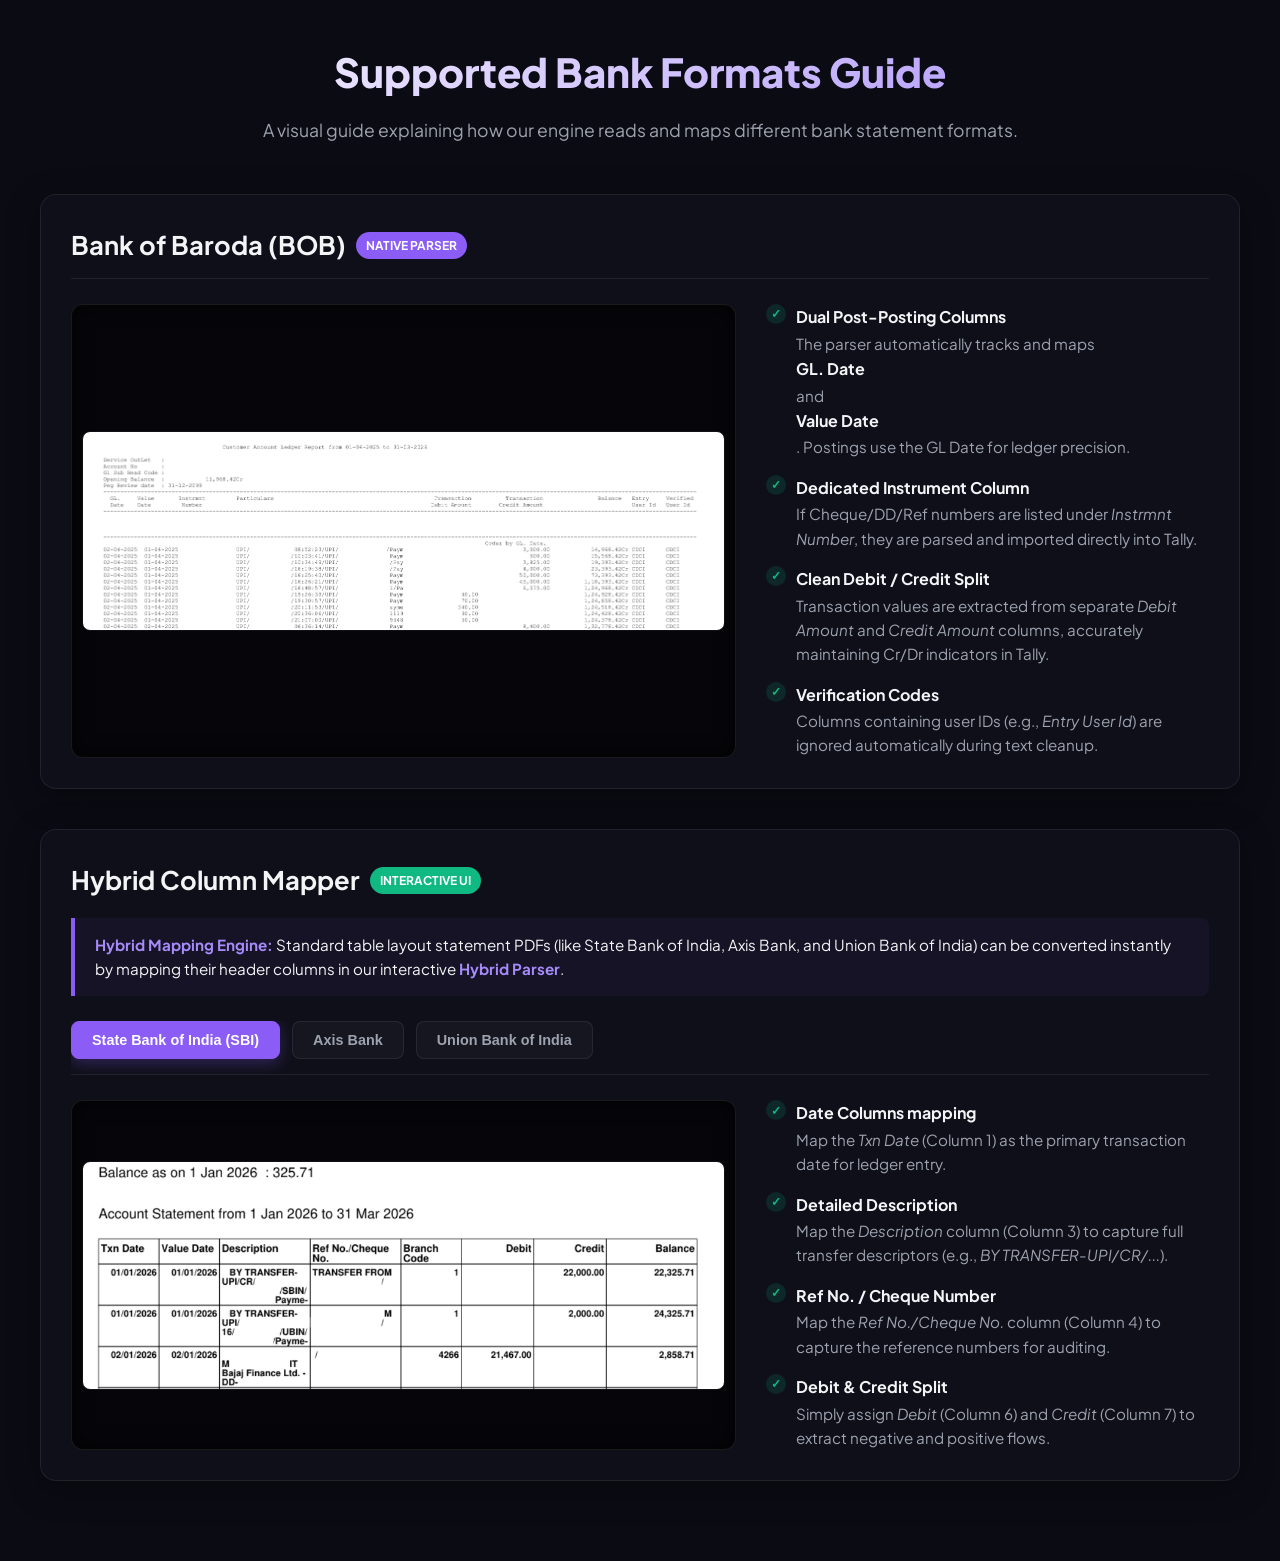
<file: formats_test.html>
<!DOCTYPE html>
<html lang="en">
<head>
    <meta charset="UTF-8">
    <meta name="viewport" content="width=device-width, initial-scale=1.0">
    <title>Supported Formats Guide - PDF2TALLY</title>
    <!-- Google Fonts -->
    <link href="https://fonts.googleapis.com/css2?family=Plus+Jakarta+Sans:wght@400;500;600;700;800&family=JetBrains+Mono:wght@400;500;600&display=swap" rel="stylesheet">
    
    <style>
        :root {
            --bg-dark: #0b0b14;
            --card-bg: rgba(18, 18, 29, 0.7);
            --border-color: rgba(255, 255, 255, 0.08);
            --text-main: #f3f4f6;
            --text-muted: #9ca3af;
            --accent-purple: #8b5cf6;
            --accent-purple-hover: #a78bfa;
            --accent-glow: rgba(139, 92, 246, 0.15);
            --accent-green: #10b981;
            --font-main: 'Plus Jakarta Sans', sans-serif;
            --font-mono: 'JetBrains Mono', monospace;
        }

        * {
            box-sizing: border-box;
            margin: 0;
            padding: 0;
        }

        body {
            background-color: var(--bg-dark);
            color: var(--text-main);
            font-family: var(--font-main);
            line-height: 1.6;
            padding: 40px 20px;
            min-height: 100vh;
        }

        .container {
            max-width: 1200px;
            margin: 0 auto;
        }

        header {
            text-align: center;
            margin-bottom: 50px;
        }

        header h1 {
            font-size: 2.5rem;
            font-weight: 800;
            background: linear-gradient(135deg, #fff 0%, #a78bfa 100%);
            -webkit-background-clip: text;
            -webkit-text-fill-color: transparent;
            margin-bottom: 12px;
        }

        header p {
            color: var(--text-muted);
            font-size: 1.1rem;
        }

        /* Glassmorphism Cards */
        .glass-card {
            background: var(--card-bg);
            border: 1px solid var(--border-color);
            border-radius: 16px;
            padding: 30px;
            margin-bottom: 40px;
            box-shadow: 0 8px 32px 0 rgba(0, 0, 0, 0.37);
            backdrop-filter: blur(12px);
            -webkit-backdrop-filter: blur(12px);
            transition: all 0.3s ease;
        }

        .glass-card:hover {
            border-color: rgba(139, 92, 246, 0.25);
            box-shadow: 0 12px 40px 0 rgba(139, 92, 246, 0.1);
        }

        .section-title {
            font-size: 1.6rem;
            font-weight: 700;
            color: var(--text-main);
            margin-bottom: 25px;
            display: flex;
            align-items: center;
            gap: 10px;
            border-bottom: 1px solid var(--border-color);
            padding-bottom: 12px;
        }

        .section-title span.badge {
            font-size: 0.75rem;
            background: var(--accent-purple);
            color: white;
            padding: 4px 10px;
            border-radius: 20px;
            text-transform: uppercase;
            font-weight: bold;
        }

        .layout-grid {
            display: grid;
            grid-template-columns: 1.2fr 0.8fr;
            gap: 30px;
        }

        @media (max-width: 968px) {
            .layout-grid {
                grid-template-columns: 1fr;
            }
        }

        /* Screenshot Container */
        .screenshot-box {
            position: relative;
            background: #06060a;
            border: 1px solid var(--border-color);
            border-radius: 12px;
            overflow: hidden;
            box-shadow: inset 0 0 20px rgba(0,0,0,0.8);
            display: flex;
            align-items: center;
            justify-content: center;
            padding: 10px;
        }

        .screenshot-box img {
            width: 100%;
            height: auto;
            border-radius: 8px;
            display: block;
            border: 1px solid rgba(255, 255, 255, 0.05);
            transition: transform 0.3s ease;
        }

        .screenshot-box img:hover {
            transform: scale(1.02);
        }

        /* Explanations List */
        .explanation-list {
            list-style: none;
            display: flex;
            flex-direction: column;
            gap: 15px;
        }

        .explanation-item {
            position: relative;
            padding-left: 30px;
            font-size: 0.95rem;
            color: var(--text-muted);
        }

        .explanation-item strong {
            color: var(--text-main);
            display: block;
            margin-bottom: 2px;
            font-size: 1rem;
        }

        .explanation-item::before {
            content: "✓";
            position: absolute;
            left: 0;
            top: 0;
            width: 20px;
            height: 20px;
            background: rgba(16, 185, 129, 0.15);
            color: var(--accent-green);
            border-radius: 50%;
            display: flex;
            align-items: center;
            justify-content: center;
            font-size: 0.75rem;
            font-weight: bold;
        }

        /* Hybrid Navigation / Tabs */
        .tab-menu {
            display: flex;
            gap: 12px;
            margin-bottom: 25px;
            border-bottom: 1px solid var(--border-color);
            padding-bottom: 15px;
            overflow-x: auto;
        }

        .tab-btn {
            background: rgba(255, 255, 255, 0.03);
            border: 1px solid var(--border-color);
            color: var(--text-muted);
            padding: 10px 20px;
            border-radius: 8px;
            cursor: pointer;
            font-weight: 600;
            font-size: 0.9rem;
            transition: all 0.2s ease;
            white-space: nowrap;
        }

        .tab-btn:hover {
            background: rgba(139, 92, 246, 0.05);
            color: var(--text-main);
            border-color: rgba(139, 92, 246, 0.3);
        }

        .tab-btn.active {
            background: var(--accent-purple);
            color: white;
            border-color: var(--accent-purple);
            box-shadow: 0 4px 15px rgba(139, 92, 246, 0.3);
        }

        .tab-content {
            display: none;
        }

        .tab-content.active {
            display: block;
            animation: fadeIn 0.4s ease;
        }

        @keyframes fadeIn {
            from { opacity: 0; transform: translateY(8px); }
            to { opacity: 1; transform: translateY(0); }
        }

        /* Warning Badge */
        .info-bar {
            background: rgba(139, 92, 246, 0.05);
            border-left: 4px solid var(--accent-purple);
            padding: 15px 20px;
            border-radius: 0 8px 8px 0;
            margin-bottom: 25px;
            font-size: 0.95rem;
        }

        .info-bar strong {
            color: var(--accent-purple-hover);
        }
    </style>
</head>
<body>

<div class="container">
    <header>
        <h1>Supported Bank Formats Guide</h1>
        <p>A visual guide explaining how our engine reads and maps different bank statement formats.</p>
    </header>

    <!-- 1. BANK OF BARODA (BOB) -->
    <div class="glass-card">
        <h2 class="section-title">
            <span>Bank of Baroda (BOB)</span>
            <span class="badge">Native Parser</span>
        </h2>
        
        <div class="layout-grid">
            <div class="screenshot-box">
                <img src="static/images/formats/bob.png" alt="Bank of Baroda Format Screenshot">
            </div>
            <div>
                <ul class="explanation-list">
                    <li class="explanation-item">
                        <strong>Dual Post-Posting Columns</strong>
                        The parser automatically tracks and maps <strong>GL. Date</strong> and <strong>Value Date</strong>. Postings use the GL Date for ledger precision.
                    </li>
                    <li class="explanation-item">
                        <strong>Dedicated Instrument Column</strong>
                        If Cheque/DD/Ref numbers are listed under <em>Instrmnt Number</em>, they are parsed and imported directly into Tally.
                    </li>
                    <li class="explanation-item">
                        <strong>Clean Debit / Credit Split</strong>
                        Transaction values are extracted from separate <em>Debit Amount</em> and <em>Credit Amount</em> columns, accurately maintaining Cr/Dr indicators in Tally.
                    </li>
                    <li class="explanation-item">
                        <strong>Verification Codes</strong>
                        Columns containing user IDs (e.g., <em>Entry User Id</em>) are ignored automatically during text cleanup.
                    </li>
                </ul>
            </div>
        </div>
    </div>

    <!-- 2. HYBRID PARSER SECTION -->
    <div class="glass-card">
        <h2 class="section-title" style="border-bottom: none; margin-bottom: 5px;">
            <span>Hybrid Column Mapper</span>
            <span class="badge" style="background: var(--accent-green);">Interactive UI</span>
        </h2>
        <div class="info-bar">
            <strong>Hybrid Mapping Engine:</strong> Standard table layout statement PDFs (like State Bank of India, Axis Bank, and Union Bank of India) can be converted instantly by mapping their header columns in our interactive <strong>Hybrid Parser</strong>.
        </div>

        <!-- Tab Select Menu -->
        <div class="tab-menu">
            <button class="tab-btn active" onclick="switchFormatTab('sbi-tab', this)">State Bank of India (SBI)</button>
            <button class="tab-btn" onclick="switchFormatTab('axis-tab', this)">Axis Bank</button>
            <button class="tab-btn" onclick="switchFormatTab('union-tab', this)">Union Bank of India</button>
        </div>

        <!-- SBI TAB -->
        <div id="sbi-tab" class="tab-content active">
            <div class="layout-grid">
                <div class="screenshot-box">
                    <img src="static/images/formats/sbi.png" alt="SBI Statement Format Screenshot">
                </div>
                <div>
                    <ul class="explanation-list">
                        <li class="explanation-item">
                            <strong>Date Columns mapping</strong>
                            Map the <em>Txn Date</em> (Column 1) as the primary transaction date for ledger entry.
                        </li>
                        <li class="explanation-item">
                            <strong>Detailed Description</strong>
                            Map the <em>Description</em> column (Column 3) to capture full transfer descriptors (e.g., <em>BY TRANSFER-UPI/CR/...</em>).
                        </li>
                        <li class="explanation-item">
                            <strong>Ref No. / Cheque Number</strong>
                            Map the <em>Ref No./Cheque No.</em> column (Column 4) to capture the reference numbers for auditing.
                        </li>
                        <li class="explanation-item">
                            <strong>Debit & Credit Split</strong>
                            Simply assign <em>Debit</em> (Column 6) and <em>Credit</em> (Column 7) to extract negative and positive flows.
                        </li>
                    </ul>
                </div>
            </div>
        </div>

        <!-- AXIS TAB -->
        <div id="axis-tab" class="tab-content">
            <div class="layout-grid">
                <div class="screenshot-box">
                    <img src="static/images/formats/axis.png" alt="Axis Bank Format Screenshot">
                </div>
                <div>
                    <ul class="explanation-list">
                        <li class="explanation-item">
                            <strong>Tran Date Mapping</strong>
                            Assign <em>Tran Date</em> (Column 1) to record the transaction date.
                        </li>
                        <li class="explanation-item">
                            <strong>Transaction Particulars</strong>
                            Map the <em>Transaction Particulars</em> column (Column 3) to fetch descriptions (e.g., <em>Paytm Pay/Payment</em>).
                        </li>
                        <li class="explanation-item">
                            <strong>Unified Amount Column with DR/CR Indicator</strong>
                            Map the <em>Amount(INR)</em> (Column 5) and pair it with the <em>DR/CR</em> (Column 6) indicator column. The engine automatically signs the transaction values.
                        </li>
                        <li class="explanation-item">
                            <strong>Chq No & Branch Name</strong>
                            Easily map reference and branch details if they are required in Tally narration fields.
                        </li>
                    </ul>
                </div>
            </div>
        </div>

        <!-- UNION BANK TAB -->
        <div id="union-tab" class="tab-content">
            <div class="layout-grid">
                <div class="screenshot-box">
                    <img src="static/images/formats/union.png" alt="Union Bank Format Screenshot">
                </div>
                <div>
                    <ul class="explanation-list">
                        <li class="explanation-item">
                            <strong>Serial Number Column</strong>
                            The serial identifier <em>Sl</em> is automatically ignored, focusing strictly on transaction data.
                        </li>
                        <li class="explanation-item">
                            <strong>Standard Date Field</strong>
                            Map the <em>Date</em> column (Column 2) to set voucher dates in Tally.
                        </li>
                        <li class="explanation-item">
                            <strong>Clean Particulars</strong>
                            Map <em>Particulars</em> (Column 3) to read and parse payee and transaction info (like <em>Zomato payments</em>).
                        </li>
                        <li class="explanation-item">
                            <strong>Withdrawal & Deposit Mapping</strong>
                            Assign <em>Withdrawal</em> (Column 5) as Debit and <em>Deposit</em> (Column 6) as Credit to capture transaction values.
                        </li>
                    </ul>
                </div>
            </div>
        </div>

    </div>
</div>

<script>
    function switchFormatTab(tabId, btn) {
        // Hide all tab contents
        const contents = document.querySelectorAll('.tab-content');
        contents.forEach(content => content.classList.remove('active'));
        
        // Deactivate all tab buttons
        const buttons = document.querySelectorAll('.tab-btn');
        buttons.forEach(button => button.classList.remove('active'));
        
        // Show selected tab content and activate button
        document.getElementById(tabId).classList.add('active');
        btn.classList.add('active');
    }
</script>
</body>
</html>
</file>
